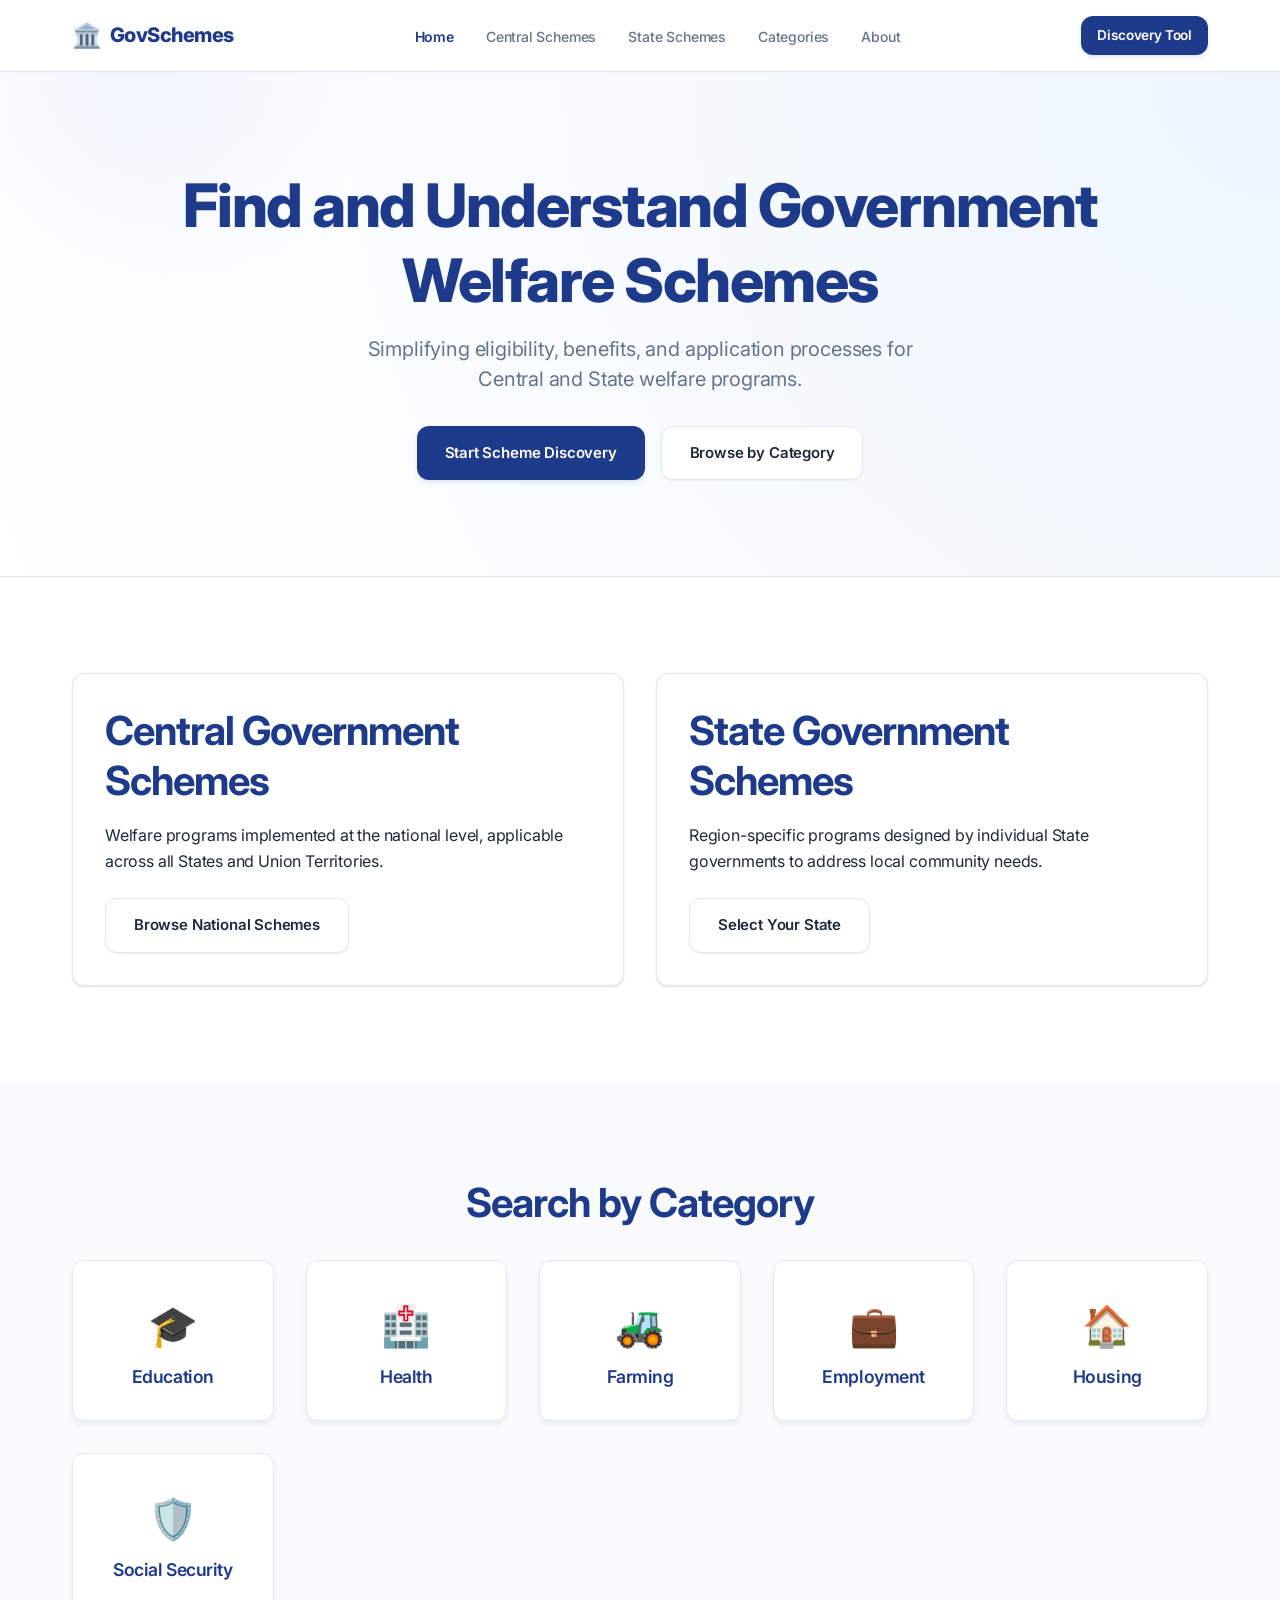
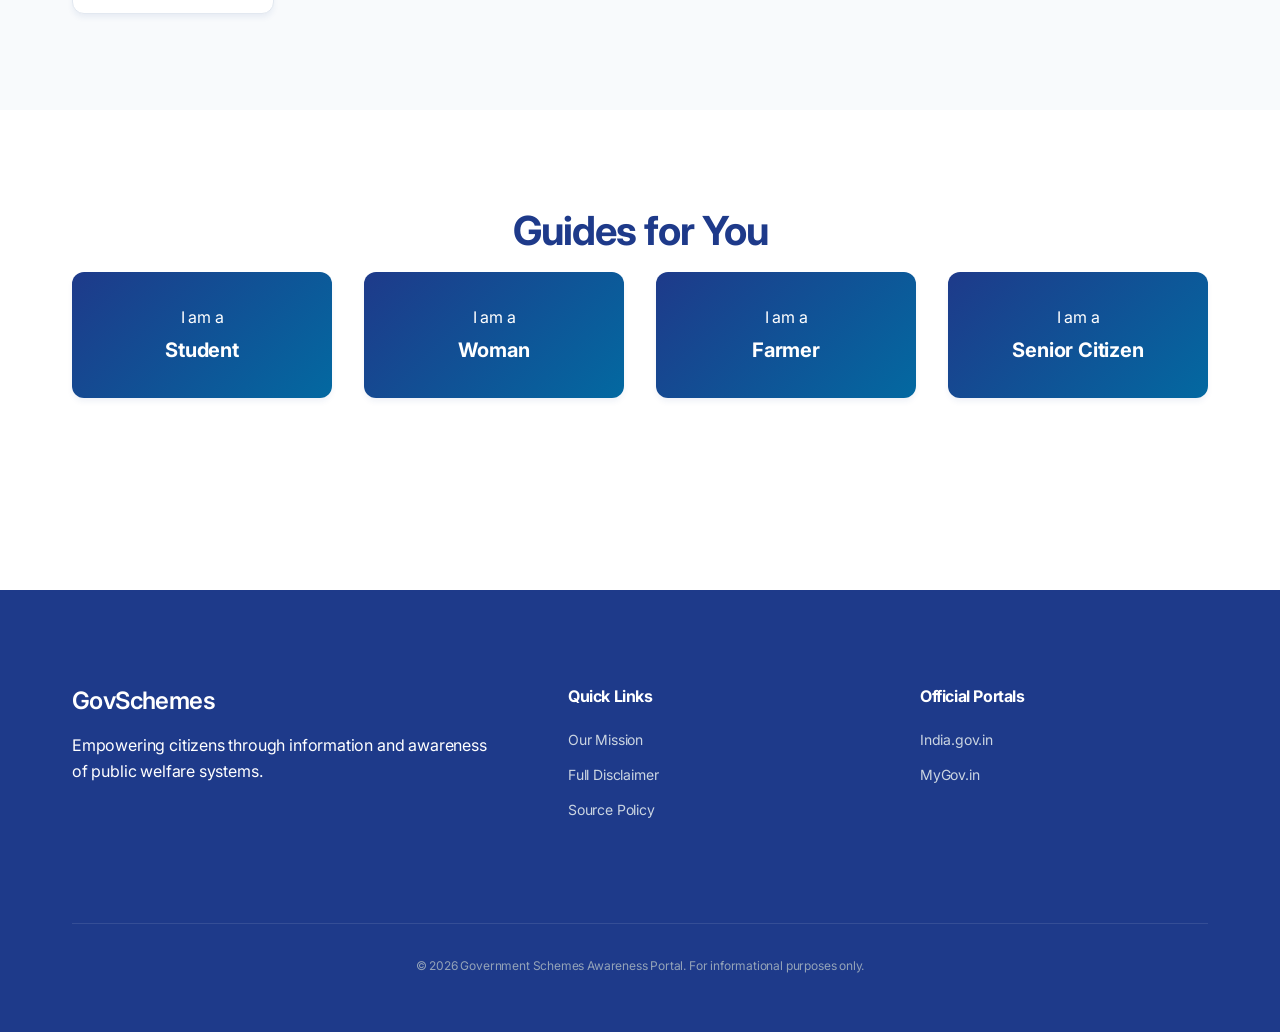
<file: index.html>
<!DOCTYPE html>
<html lang="en">

<head>
    <meta charset="UTF-8">
    <meta name="viewport" content="width=device-width, initial-scale=1.0">
    <meta name="description"
        content="Official Awareness Portal for Central and State Government Welfare Schemes. Understand eligibility, benefits, and required documents.">
    <meta name="keywords"
        content="government schemes, welfare, india, central schemes, state schemes, scholarships, health insurance, farming subsidies">
    <title>GovSchemes | Your Guide to Government Welfare Schemes</title>

    <!-- Fonts -->
    <link rel="preconnect" href="https://fonts.googleapis.com">
    <link rel="preconnect" href="https://fonts.gstatic.com" crossorigin>
    <link href="https://fonts.googleapis.com/css2?family=Inter:wght@400;500;600;700;800&display=swap" rel="stylesheet">

    <!-- CSS -->
    <link rel="stylesheet" href="css/main.css">
</head>

<body>

    <!-- Skip to Content for Accessibility -->
    <a href="#main-content" class="sr-only">Skip to main content</a>

    <!-- Header & Navigation -->
    <header class="main-header">
        <div class="container">
            <nav class="nav-bar">
                <a href="index.html" class="logo">
                    <span class="logo-text">GovSchemes</span>
                </a>
                <ul class="nav-links">
                    <li><a href="index.html" class="active">Home</a></li>
                    <li><a href="central-schemes.html">Central Schemes</a></li>
                    <li><a href="state-schemes.html">State Schemes</a></li>
                    <li><a href="categories.html">Categories</a></li>
                    <li><a href="about.html">About</a></li>
                </ul>
                <div class="search-trigger">
                    <a href="discovery.html" class="btn btn-primary btn-sm">Discovery Tool</a>
                </div>
            </nav>
        </div>
    </header>

    <main id="main-content">
        <!-- Hero Section -->
        <section class="hero-section text-center">
            <div class="container">
                <h1>Find and Understand Government Welfare Schemes</h1>
                <p class="hero-subtext">Simplifying eligibility, benefits, and application processes for Central and
                    State welfare programs.</p>
                <div class="hero-actions">
                    <a href="discovery.html" class="btn btn-primary">Start Scheme Discovery</a>
                    <a href="categories.html" class="btn btn-outline">Browse by Category</a>
                </div>
            </div>
        </section>

        <!-- Central vs State Section -->
        <section class="section">
            <div class="container">
                <div class="split-grid">
                    <div class="card">
                        <h2>Central Government Schemes</h2>
                        <p>Welfare programs implemented at the national level, applicable across all States and Union
                            Territories.</p>
                        <a href="central-schemes.html" class="btn btn-outline">Browse National Schemes</a>
                    </div>
                    <div class="card">
                        <h2>State Government Schemes</h2>
                        <p>Region-specific programs designed by individual State governments to address local community
                            needs.</p>
                        <a href="state-schemes.html" class="btn btn-outline">Select Your State</a>
                    </div>
                </div>
            </div>
        </section>

        <!-- Categories Section -->
        <section class="section bg-alt">
            <div class="container">
                <h2 class="text-center">Search by Category</h2>
                <div class="category-grid">
                    <a href="categories.html#education" class="category-item">
                        <span class="icon">🎓</span>
                        <h3>Education</h3>
                    </a>
                    <a href="categories.html#health" class="category-item">
                        <span class="icon">🏥</span>
                        <h3>Health</h3>
                    </a>
                    <a href="categories.html#farming" class="category-item">
                        <span class="icon">🚜</span>
                        <h3>Farming</h3>
                    </a>
                    <a href="categories.html#employment" class="category-item">
                        <span class="icon">💼</span>
                        <h3>Employment</h3>
                    </a>
                    <a href="categories.html#housing" class="category-item">
                        <span class="icon">🏠</span>
                        <h3>Housing</h3>
                    </a>
                    <a href="categories.html#social" class="category-item">
                        <span class="icon">🛡️</span>
                        <h3>Social Security</h3>
                    </a>
                </div>
            </div>
        </section>

        <!-- Target Groups Section -->
        <section class="section">
            <div class="container">
                <h2 class="text-center">Guides for You</h2>
                <div class="target-grid">
                    <a href="target.html#students" class="target-card">I am a <strong>Student</strong></a>
                    <a href="target.html#women" class="target-card">I am a <strong>Woman</strong></a>
                    <a href="target.html#farmers" class="target-card">I am a <strong>Farmer</strong></a>
                    <a href="target.html#seniors" class="target-card">I am a <strong>Senior Citizen</strong></a>
                </div>
            </div>
        </section>

    </main>

    <!-- Footer -->
    <footer class="main-footer">
        <div class="container">
            <div class="footer-grid">
                <div class="footer-info">
                    <h3>GovSchemes</h3>
                    <p>Empowering citizens through information and awareness of public welfare systems.</p>
                </div>
                <div class="footer-links">
                    <h4>Quick Links</h4>
                    <ul>
                        <li><a href="about.html">Our Mission</a></li>
                        <li><a href="about.html#disclaimer">Full Disclaimer</a></li>
                        <li><a href="about.html#source-policy">Source Policy</a></li>
                    </ul>
                </div>
                <div class="footer-external">
                    <h4>Official Portals</h4>
                    <ul>
                        <li><a href="https://india.gov.in" target="_blank" rel="noopener">India.gov.in</a></li>
                        <li><a href="https://mycount.gov.in" target="_blank" rel="noopener">MyGov.in</a></li>
                    </ul>
                </div>
            </div>
            <div class="footer-bottom text-center">
                <p>&copy; 2026 Government Schemes Awareness Portal. For informational purposes only.</p>
            </div>
        </div>
    </footer>

</body>

</html>
</file>
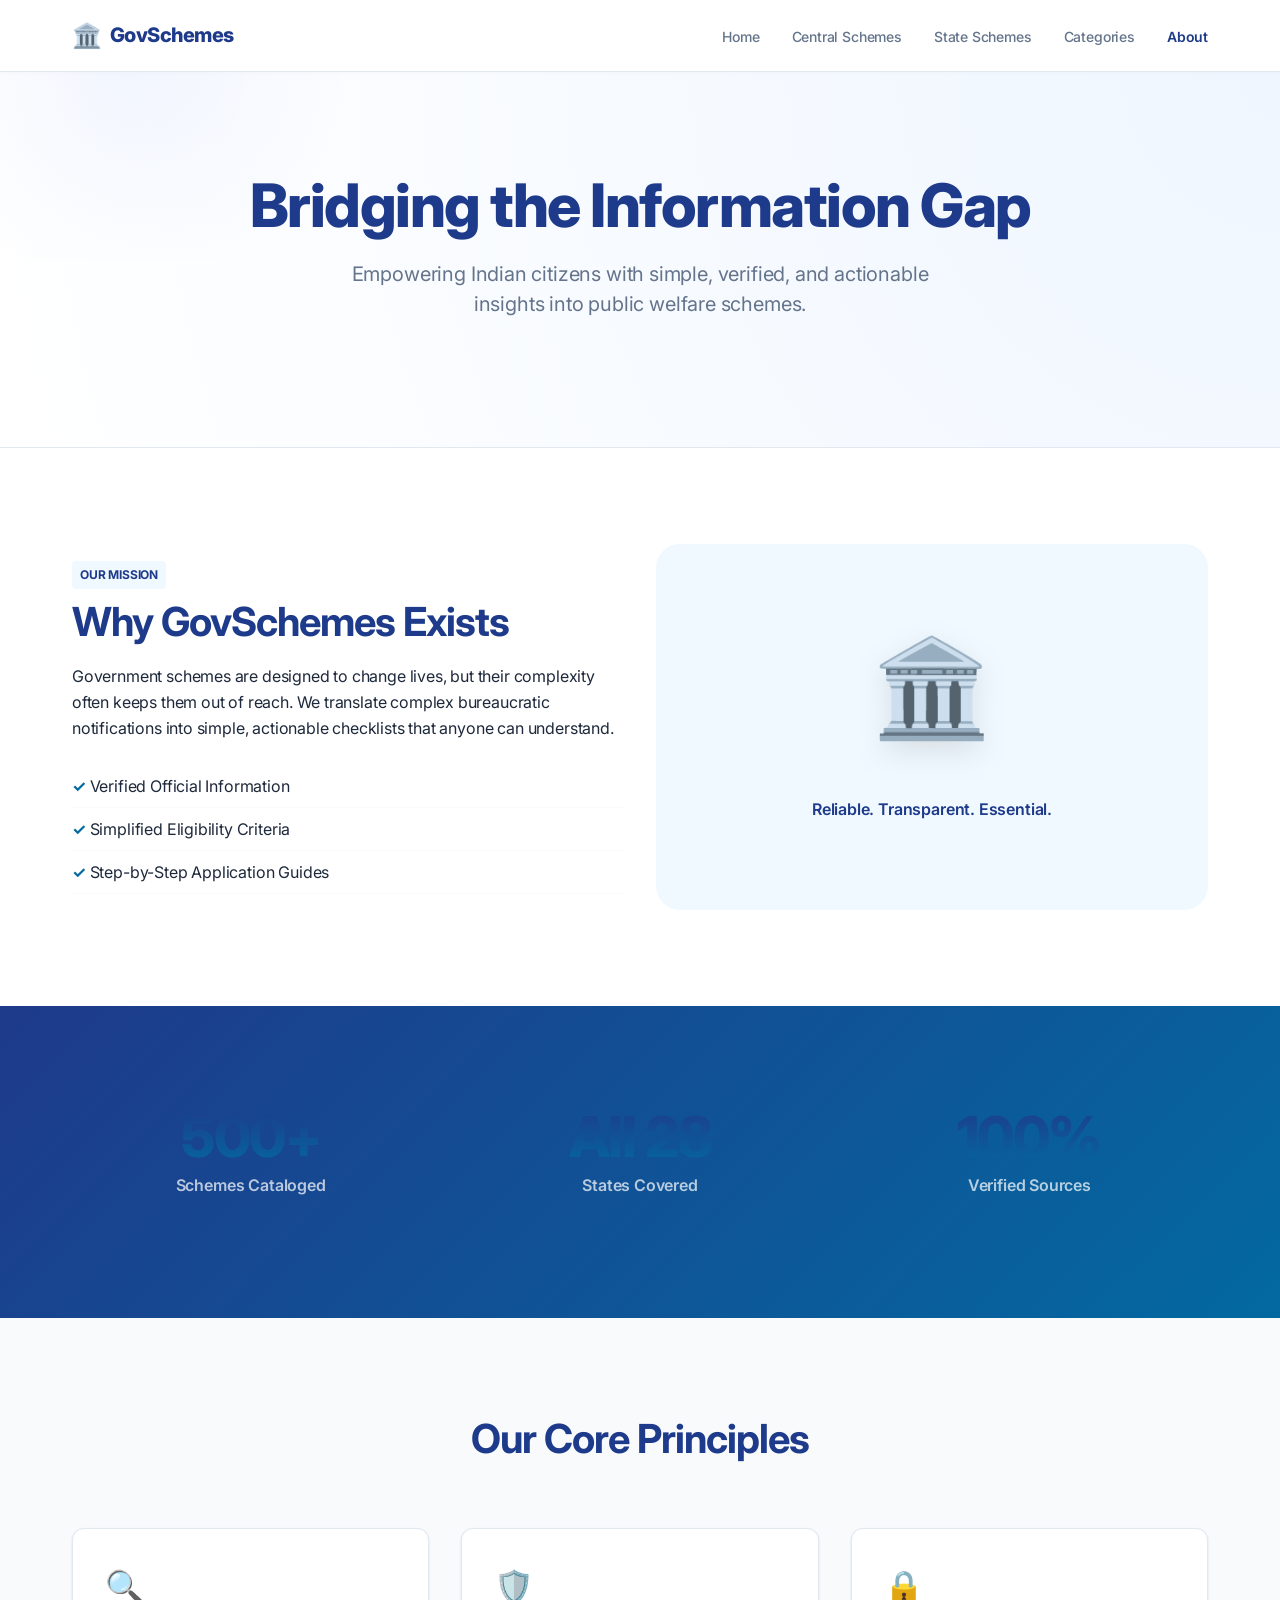
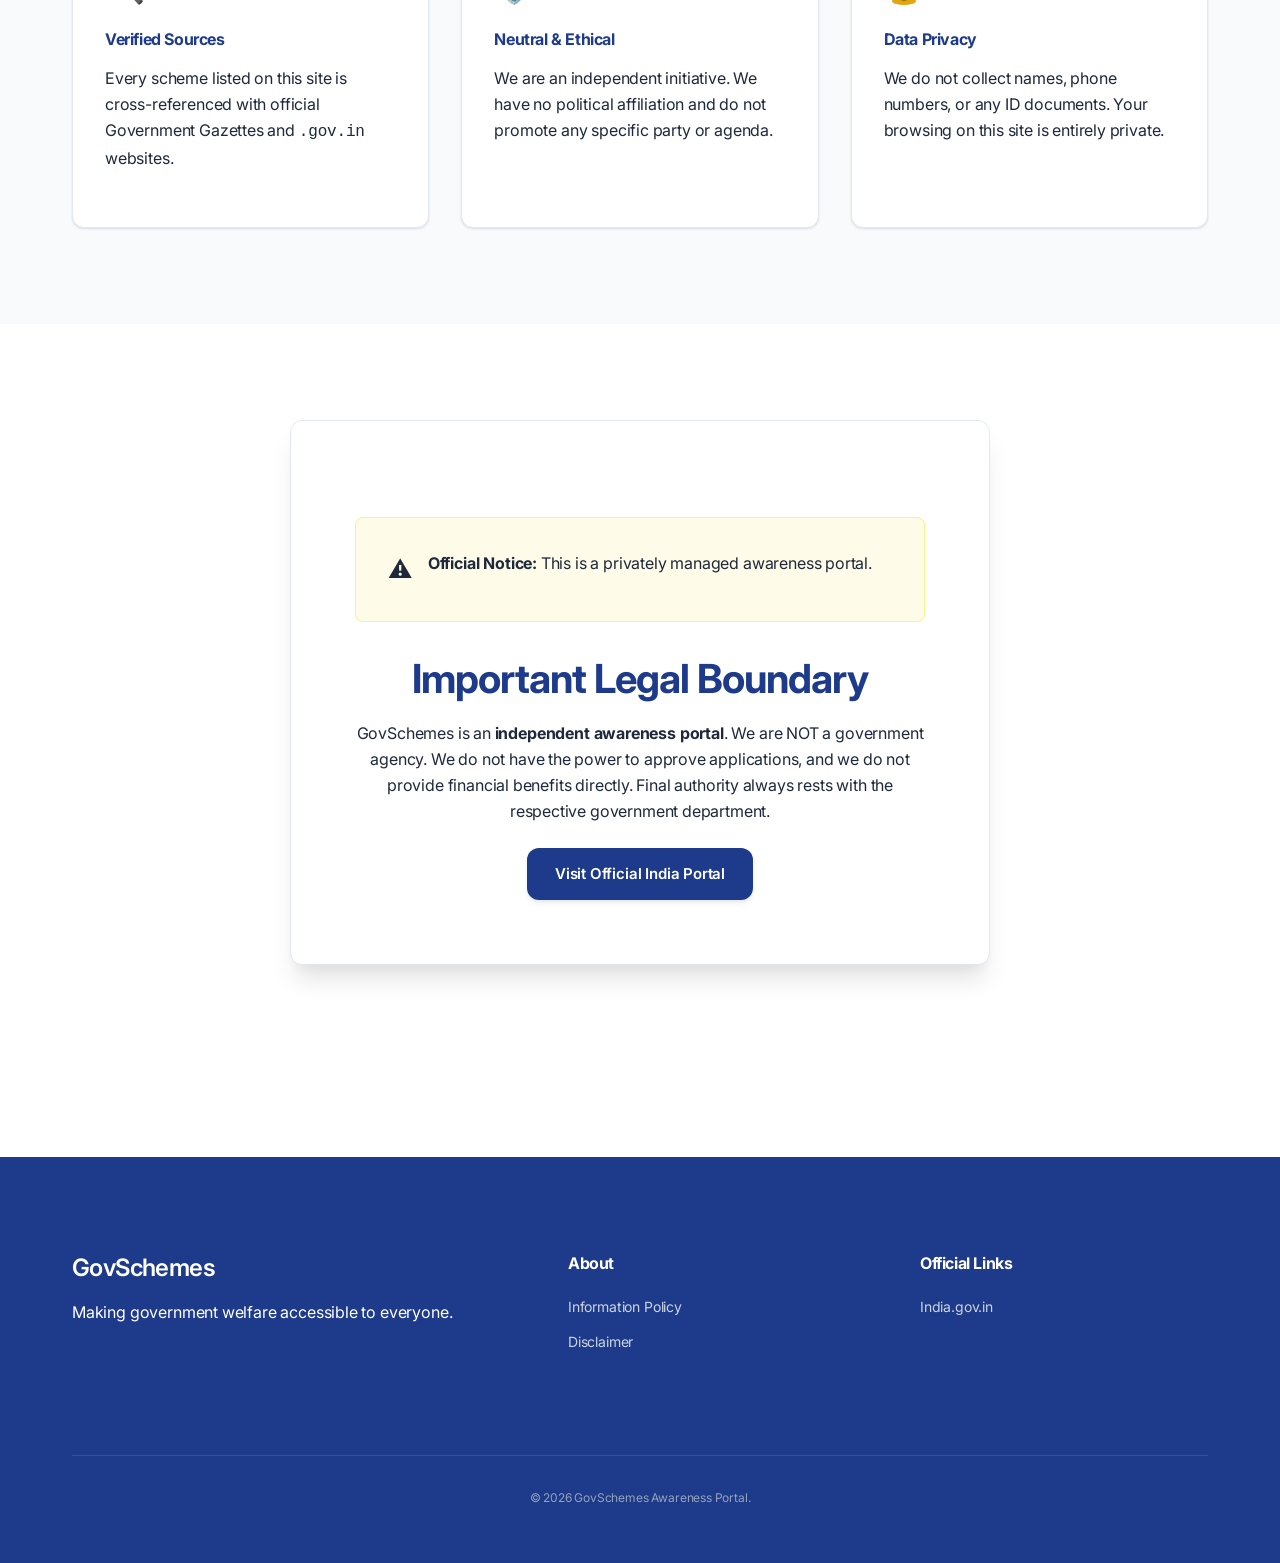
<file: about.html>
<!DOCTYPE html>
<html lang="en">

<head>
    <meta charset="UTF-8">
    <meta name="viewport" content="width=device-width, initial-scale=1.0">
    <meta name="description"
        content="Learn about the GovSchemes mission to empower citizens through transparent information on public welfare programs.">
    <title>About Us | GovSchemes Portal</title>
    <link rel="preconnect" href="https://fonts.googleapis.com">
    <link rel="preconnect" href="https://fonts.gstatic.com" crossorigin>
    <link href="https://fonts.googleapis.com/css2?family=Inter:wght@400;500;600;700;800&display=swap" rel="stylesheet">
    <link rel="stylesheet" href="css/main.css">
</head>

<body>

    <header class="main-header">
        <div class="container">
            <nav class="nav-bar">
                <a href="index.html" class="logo">GovSchemes</a>
                <ul class="nav-links">
                    <li><a href="index.html">Home</a></li>
                    <li><a href="central-schemes.html">Central Schemes</a></li>
                    <li><a href="state-schemes.html">State Schemes</a></li>
                    <li><a href="categories.html">Categories</a></li>
                    <li><a href="about.html" class="active">About</a></li>
                </ul>
            </nav>
        </div>
    </header>

    <main id="main-content">
        <section class="hero-section text-center">
            <div class="container">
                <h1>Bridging the Information Gap</h1>
                <p class="hero-subtext">Empowering Indian citizens with simple, verified, and actionable insights into
                    public welfare schemes.</p>
            </div>
        </section>

        <!-- Mission Section with Split Layout -->
        <section class="section">
            <div class="container">
                <div class="split-grid" style="align-items: center;">
                    <div class="mission-text">
                        <span class="category-tag">Our Mission</span>
                        <h2>Why GovSchemes Exists</h2>
                        <p>Government schemes are designed to change lives, but their complexity often keeps them out of
                            reach. We translate complex bureaucratic notifications into simple, actionable checklists
                            that anyone can understand.</p>
                        <ul class="checklist">
                            <li>Verified Official Information</li>
                            <li>Simplified Eligibility Criteria</li>
                            <li>Step-by-Step Application Guides</li>
                        </ul>
                    </div>
                    <div class="mission-visual"
                        style="background: var(--color-bg-tertiary); padding: var(--spacing-lg); border-radius: 24px; text-align: center;">
                        <!-- Custom Illustration Placeholder -->
                        <div style="font-size: 6rem; filter: drop-shadow(0 10px 15px rgba(0,0,0,0.1));">🏛️</div>
                        <p style="margin-top: 2rem; font-weight: 600; color: var(--color-primary);">Reliable.
                            Transparent. Essential.</p>
                    </div>
                </div>
            </div>
        </section>

        <!-- Impact Section -->
        <section class="section bg-premium">
            <div class="container">
                <div class="impact-grid">
                    <div class="impact-item">
                        <h2>
                            500+</h2>
                        <p style="color: rgba(255,255,255,0.7);">Schemes Cataloged</p>
                    </div>
                    <div class="impact-item">
                        <h2>
                            All 28</h2>
                        <p style="color: rgba(255,255,255,0.7);">States Covered</p>
                    </div>
                    <div class="impact-item">
                        <h2>
                            100%</h2>
                        <p style="color: rgba(255,255,255,0.7);">Verified Sources</p>
                    </div>
                </div>
            </div>
        </section>

        <section class="section bg-alt" id="source-policy">
            <div class="container">
                <h2 class="text-center">Our Core Principles</h2>
                <div class="info-grid" style="margin-top: var(--spacing-lg);">
                    <div class="card">
                        <span class="icon" style="font-size: 2rem; display: block; margin-bottom: 1rem;">🔍</span>
                        <h4>Verified Sources</h4>
                        <p>Every scheme listed on this site is cross-referenced with official Government Gazettes and
                            <code>.gov.in</code> websites.
                        </p>
                    </div>
                    <div class="card">
                        <span class="icon" style="font-size: 2rem; display: block; margin-bottom: 1rem;">🛡️</span>
                        <h4>Neutral & Ethical</h4>
                        <p>We are an independent initiative. We have no political affiliation and do not promote any
                            specific party or agenda.</p>
                    </div>
                    <div class="card">
                        <span class="icon" style="font-size: 2rem; display: block; margin-bottom: 1rem;">🔒</span>
                        <h4>Data Privacy</h4>
                        <p>We do not collect names, phone numbers, or any ID documents. Your browsing on this site is
                            entirely private.</p>
                    </div>
                </div>
            </div>
        </section>

        <section class="section" id="disclaimer">
            <div class="container">
                <div class="disclaimer-center-box text-center">
                    <div class="alert-notice">
                        <span class="icon">⚠️</span>
                        <div style="text-align: left;">
                            <strong>Official Notice:</strong> This is a privately managed awareness portal.
                        </div>
                    </div>
                    <h2>Important Legal Boundary</h2>
                    <p>GovSchemes is an <strong>independent awareness portal</strong>. We are NOT a government agency.
                        We do not have the power to approve applications, and we do not provide financial benefits
                        directly. Final authority always rests with the respective government department.</p>
                    <a href="https://india.gov.in" target="_blank" rel="noopener" class="btn btn-primary">Visit Official
                        India Portal</a>
                </div>
            </div>
        </section>
    </main>

    <footer class="main-footer">
        <div class="container">
            <div class="footer-grid">
                <div class="footer-info">
                    <h3>GovSchemes</h3>
                    <p>Making government welfare accessible to everyone.</p>
                </div>
                <div class="footer-links">
                    <h4>About</h4>
                    <ul>
                        <li><a href="about.html#source-policy">Information Policy</a></li>
                        <li><a href="about.html#disclaimer">Disclaimer</a></li>
                    </ul>
                </div>
                <div class="footer-external">
                    <h4>Official Links</h4>
                    <ul>
                        <li><a href="https://india.gov.in">India.gov.in</a></li>
                    </ul>
                </div>
            </div>
            <div class="footer-bottom text-center">
                <p>&copy; 2026 GovSchemes Awareness Portal.</p>
            </div>
        </div>
    </footer>

</body>

</html>
</file>
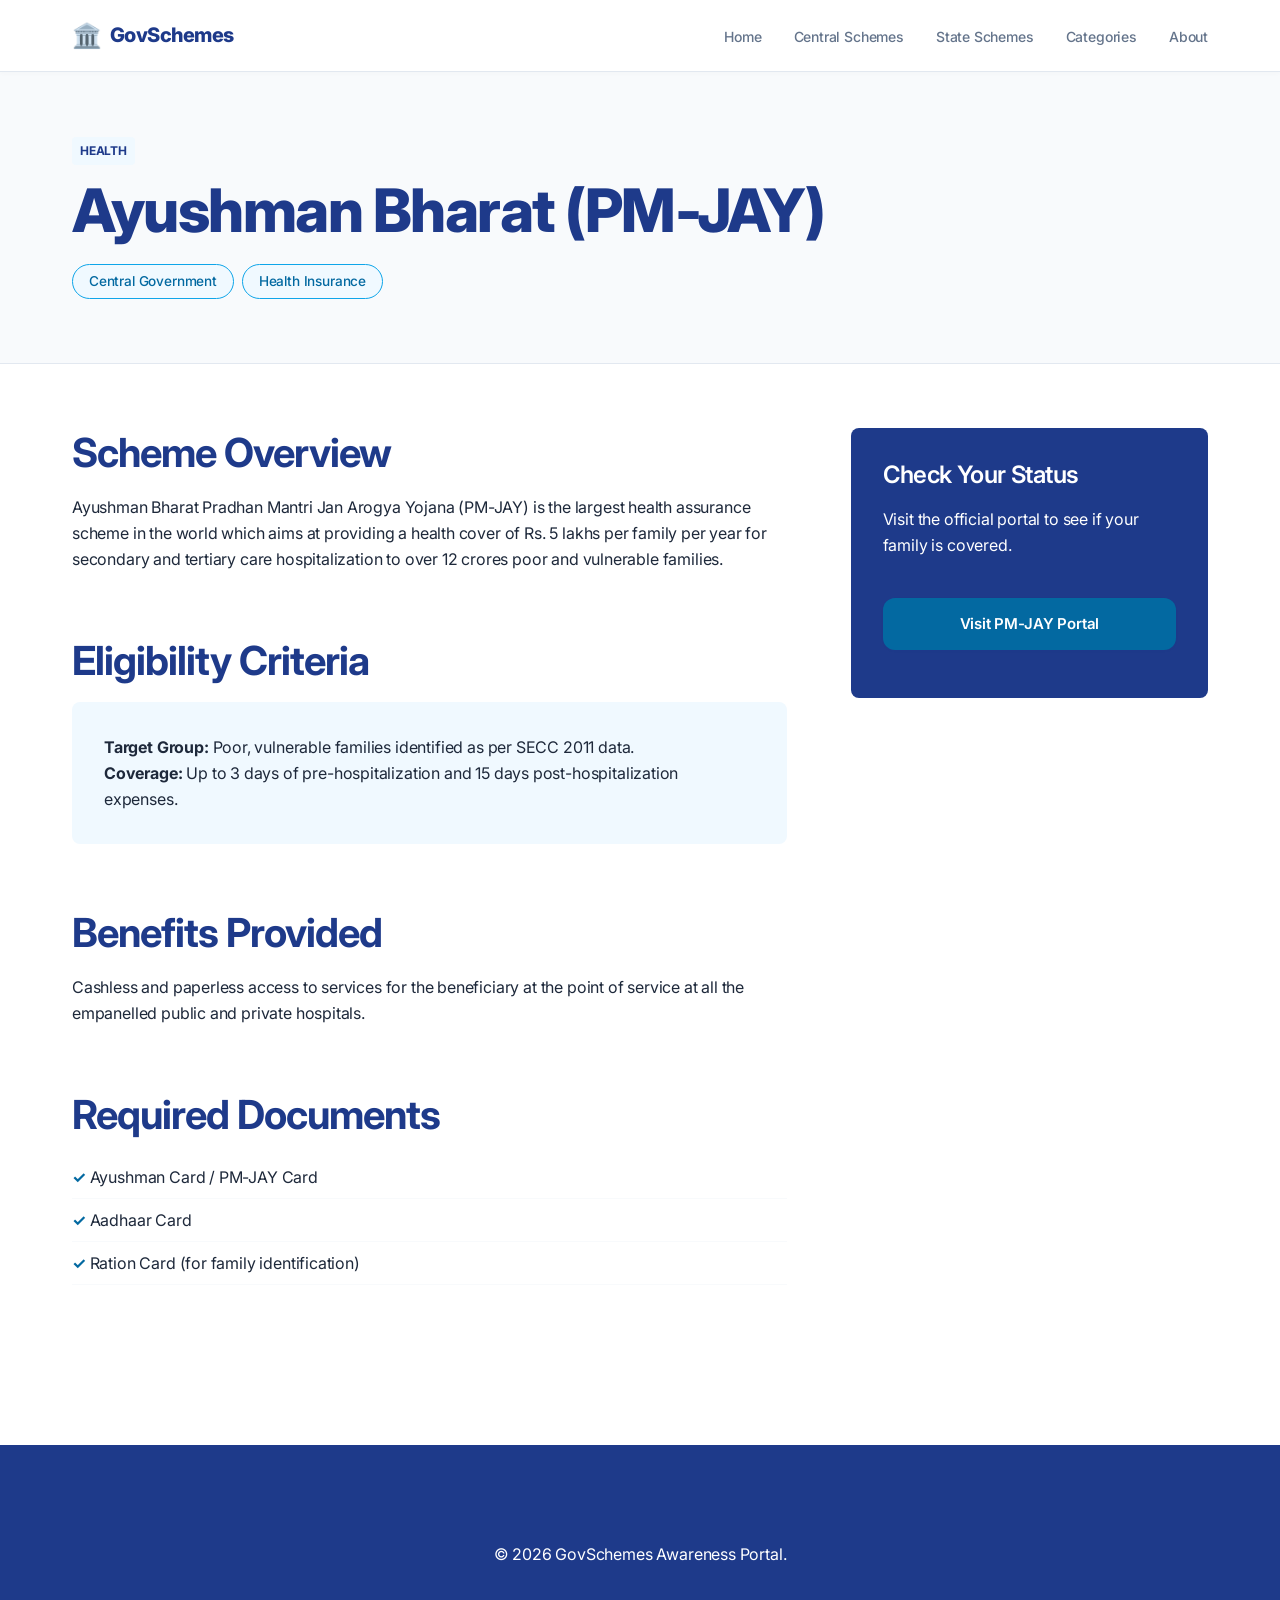
<file: ayushman-detail.html>
<!DOCTYPE html>
<html lang="en">

<head>
    <meta charset="UTF-8">
    <meta name="viewport" content="width=device-width, initial-scale=1.0">
    <title>Ayushman Bharat PM-JAY | GovSchemes Details</title>
    <link rel="preconnect" href="https://fonts.googleapis.com">
    <link rel="preconnect" href="https://fonts.gstatic.com" crossorigin>
    <link href="https://fonts.googleapis.com/css2?family=Inter:wght@400;600;700;800&display=swap" rel="stylesheet">
    <link rel="stylesheet" href="css/main.css">
</head>

<body>

    <header class="main-header">
        <div class="container">
            <nav class="nav-bar">
                <a href="index.html" class="logo">GovSchemes</a>
                <ul class="nav-links">
                    <li><a href="index.html">Home</a></li>
                    <li><a href="central-schemes.html">Central Schemes</a></li>
                    <li><a href="state-schemes.html">State Schemes</a></li>
                    <li><a href="categories.html">Categories</a></li>
                    <li><a href="about.html">About</a></li>
                </ul>
            </nav>
        </div>
    </header>

    <main id="main-content">
        <article class="scheme-detail-page">
            <header class="detail-header bg-alt">
                <div class="container">
                    <span class="category-tag">Health</span>
                    <h1>Ayushman Bharat (PM-JAY)</h1>
                    <div class="meta-tags">
                        <span class="tag">Central Government</span>
                        <span class="tag">Health Insurance</span>
                    </div>
                </div>
            </header>

            <div class="container">
                <div class="detail-layout">
                    <div class="detail-content">
                        <section class="detail-section">
                            <h2>Scheme Overview</h2>
                            <p>Ayushman Bharat Pradhan Mantri Jan Arogya Yojana (PM-JAY) is the largest health assurance
                                scheme in the world which aims at providing a health cover of Rs. 5 lakhs per family per
                                year for secondary and tertiary care hospitalization to over 12 crores poor and
                                vulnerable families.</p>
                        </section>

                        <section class="detail-section">
                            <h2>Eligibility Criteria</h2>
                            <div class="eligibility-box">
                                <ul>
                                    <li><strong>Target Group:</strong> Poor, vulnerable families identified as per SECC
                                        2011 data.</li>
                                    <li><strong>Coverage:</strong> Up to 3 days of pre-hospitalization and 15 days
                                        post-hospitalization expenses.</li>
                                </ul>
                            </div>
                        </section>

                        <section class="detail-section">
                            <h2>Benefits Provided</h2>
                            <p>Cashless and paperless access to services for the beneficiary at the point of service at
                                all the empanelled public and private hospitals.</p>
                        </section>

                        <section class="detail-section">
                            <h2>Required Documents</h2>
                            <ul class="checklist">
                                <li>Ayushman Card / PM-JAY Card</li>
                                <li>Aadhaar Card</li>
                                <li>Ration Card (for family identification)</li>
                            </ul>
                        </section>
                    </div>

                    <aside class="detail-sidebar">
                        <div class="action-card">
                            <h3>Check Your Status</h3>
                            <p>Visit the official portal to see if your family is covered.</p>
                            <a href="https://pmjay.gov.in" target="_blank" class="btn btn-secondary btn-full">Visit
                                PM-JAY Portal</a>
                        </div>
                    </aside>
                </div>
            </div>
        </article>
    </main>

    <footer class="main-footer">
        <div class="container text-center">
            <p>&copy; 2026 GovSchemes Awareness Portal.</p>
        </div>
    </footer>

</body>

</html>
</file>
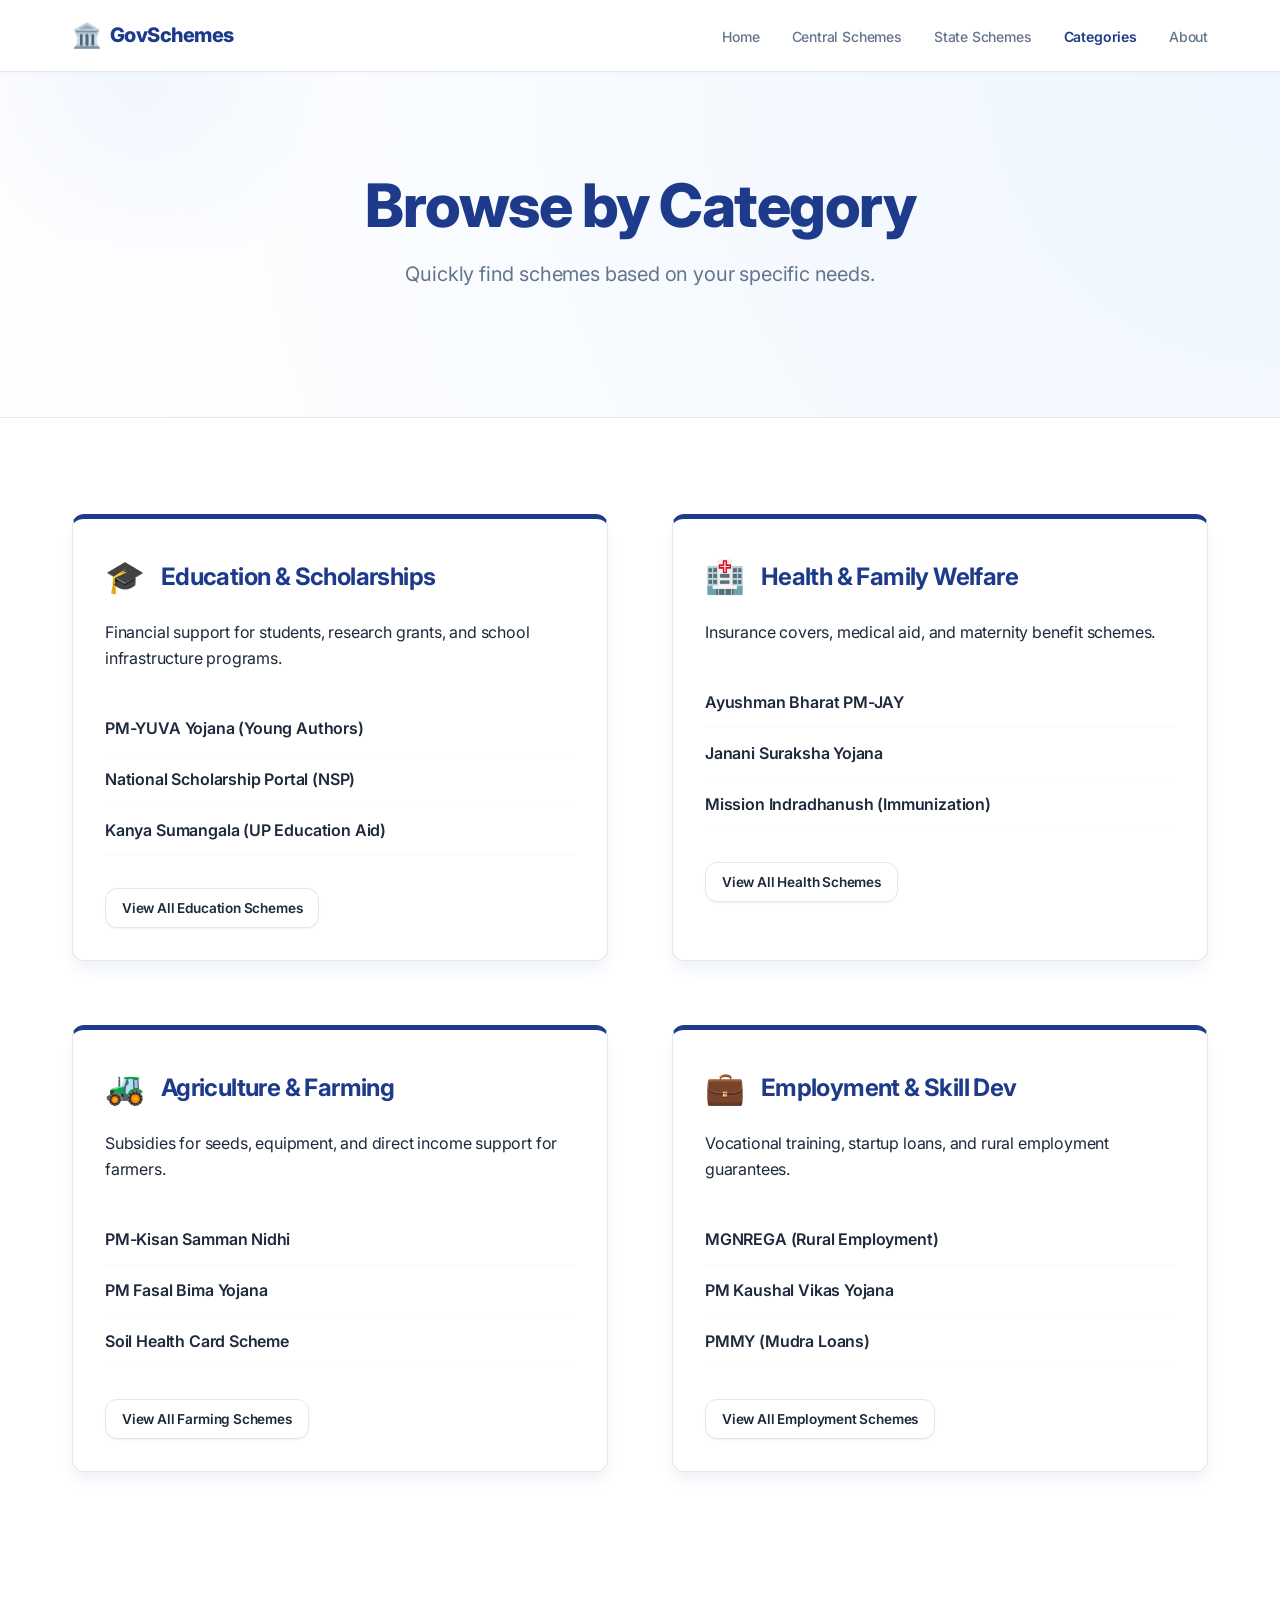
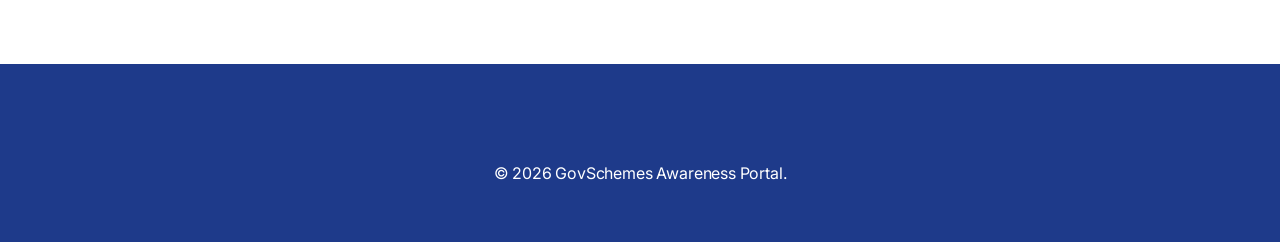
<file: categories.html>
<!DOCTYPE html>
<html lang="en">

<head>
    <meta charset="UTF-8">
    <meta name="viewport" content="width=device-width, initial-scale=1.0">
    <meta name="description"
        content="Browse government welfare schemes by category. Find scholarships, healthcare, farming, and employment programs.">
    <title>Scheme Categories | GovSchemes Portal</title>
    <link rel="preconnect" href="https://fonts.googleapis.com">
    <link rel="preconnect" href="https://fonts.gstatic.com" crossorigin>
    <link href="https://fonts.googleapis.com/css2?family=Inter:wght@400;500;600;700;800&display=swap" rel="stylesheet">
    <link rel="stylesheet" href="css/main.css">
</head>

<body>

    <header class="main-header">
        <div class="container">
            <nav class="nav-bar">
                <a href="index.html" class="logo">GovSchemes</a>
                <ul class="nav-links">
                    <li><a href="index.html">Home</a></li>
                    <li><a href="central-schemes.html">Central Schemes</a></li>
                    <li><a href="state-schemes.html">State Schemes</a></li>
                    <li><a href="categories.html" class="active">Categories</a></li>
                    <li><a href="about.html">About</a></li>
                </ul>
            </nav>
        </div>
    </header>

    <main id="main-content">
        <section class="hero-section">
            <div class="container text-center">
                <h1>Browse by Category</h1>
                <p class="hero-subtext">Quickly find schemes based on your specific needs.</p>
            </div>
        </section>

        <section class="section">
            <div class="container">
                <div class="category-grid-large">
                    <!-- Education -->
                    <div class="category-block" id="education">
                        <div class="block-header">
                            <span class="icon">🎓</span>
                            <h2>Education & Scholarships</h2>
                        </div>
                        <p>Financial support for students, research grants, and school infrastructure programs.</p>
                        <ul class="scheme-mini-list">
                            <li><a href="pm-yuva-detail.html">PM-YUVA Yojana (Young Authors)</a></li>
                            <li><a href="scholarship-detail.html">National Scholarship Portal (NSP)</a></li>
                            <li><a href="kanya-sumangala-detail.html">Kanya Sumangala (UP Education Aid)</a></li>
                        </ul>
                        <a href="category-detail.html?cat=education" class="btn btn-outline btn-sm">View All Education
                            Schemes</a>
                    </div>

                    <!-- Health -->
                    <div class="category-block" id="health">
                        <div class="block-header">
                            <span class="icon">🏥</span>
                            <h2>Health & Family Welfare</h2>
                        </div>
                        <p>Insurance covers, medical aid, and maternity benefit schemes.</p>
                        <ul class="scheme-mini-list">
                            <li><a href="ayushman-detail.html">Ayushman Bharat PM-JAY</a></li>
                            <li><a href="janani-detail.html">Janani Suraksha Yojana</a></li>
                            <li><a href="mission-indradhanush-detail.html">Mission Indradhanush (Immunization)</a></li>
                        </ul>
                        <a href="category-detail.html?cat=health" class="btn btn-outline btn-sm">View All Health
                            Schemes</a>
                    </div>

                    <!-- Agriculture -->
                    <div class="category-block" id="farming">
                        <div class="block-header">
                            <span class="icon">🚜</span>
                            <h2>Agriculture & Farming</h2>
                        </div>
                        <p>Subsidies for seeds, equipment, and direct income support for farmers.</p>
                        <ul class="scheme-mini-list">
                            <li><a href="pm-kisan-detail.html">PM-Kisan Samman Nidhi</a></li>
                            <li><a href="crop-insurance-detail.html">PM Fasal Bima Yojana</a></li>
                            <li><a href="soil-health-detail.html">Soil Health Card Scheme</a></li>
                        </ul>
                        <a href="category-detail.html?cat=agriculture" class="btn btn-outline btn-sm">View All Farming
                            Schemes</a>
                    </div>

                    <!-- Employment -->
                    <div class="category-block" id="employment">
                        <div class="block-header">
                            <span class="icon">💼</span>
                            <h2>Employment & Skill Dev</h2>
                        </div>
                        <p>Vocational training, startup loans, and rural employment guarantees.</p>
                        <ul class="scheme-mini-list">
                            <li><a href="mgnrega-detail.html">MGNREGA (Rural Employment)</a></li>
                            <li><a href="skill-india-detail.html">PM Kaushal Vikas Yojana</a></li>
                            <li><a href="mudra-detail.html">PMMY (Mudra Loans)</a></li>
                        </ul>
                        <a href="category-detail.html?cat=employment" class="btn btn-outline btn-sm">View All Employment
                            Schemes</a>
                    </div>
                </div>
            </div>
        </section>
    </main>

    <footer class="main-footer">
        <div class="container text-center">
            <p>&copy; 2026 GovSchemes Awareness Portal.</p>
        </div>
    </footer>

</body>

</html>
</file>
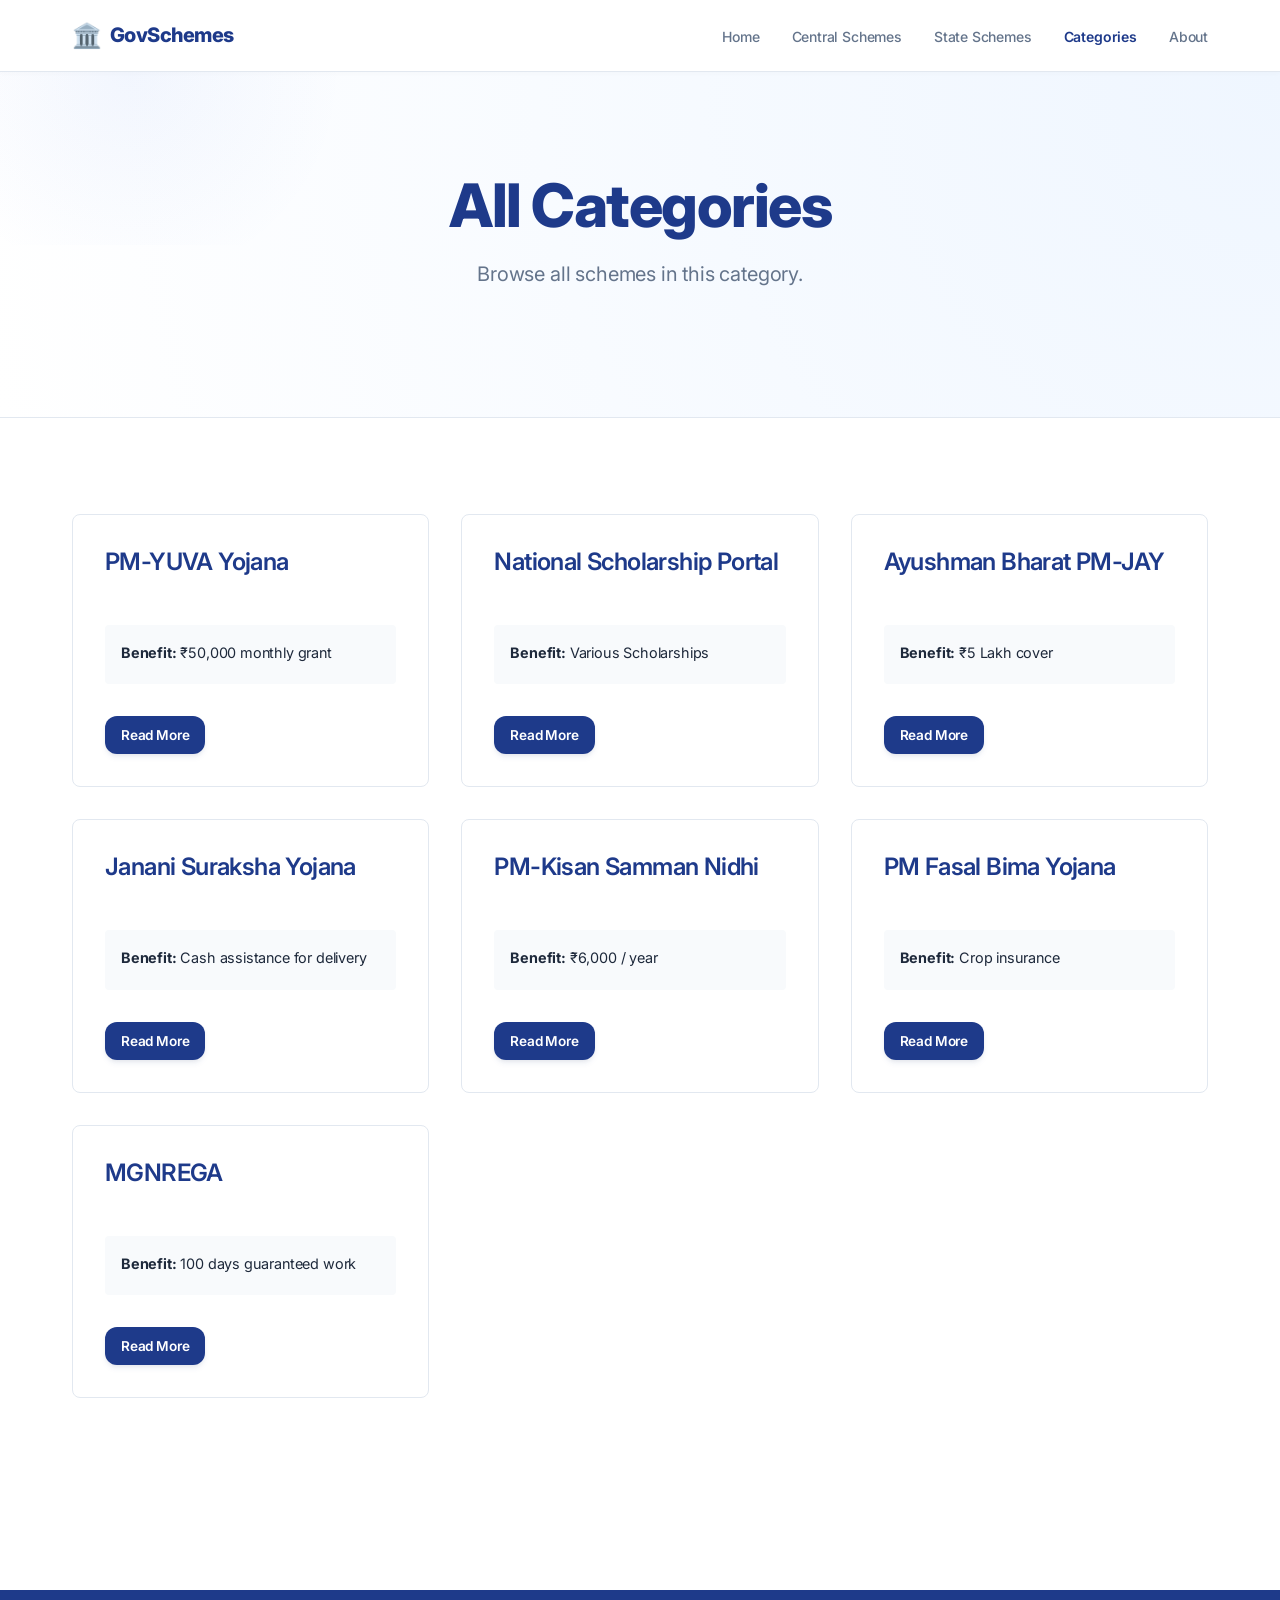
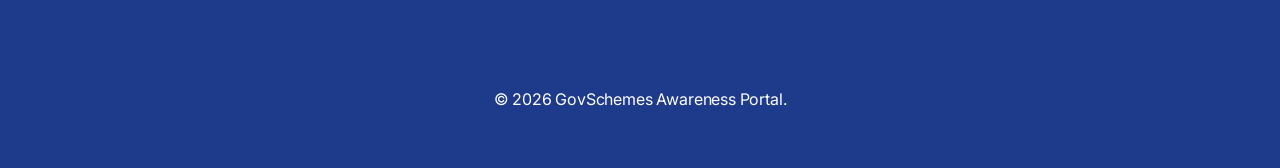
<file: category-detail.html>
<!DOCTYPE html>
<html lang="en">

<head>
    <meta charset="UTF-8">
    <meta name="viewport" content="width=device-width, initial-scale=1.0">
    <title>Category Schemes | GovSchemes</title>
    <link rel="preconnect" href="https://fonts.googleapis.com">
    <link rel="preconnect" href="https://fonts.gstatic.com" crossorigin>
    <link href="https://fonts.googleapis.com/css2?family=Inter:wght@400;600;700;800&display=swap" rel="stylesheet">
    <link rel="stylesheet" href="css/main.css">
</head>

<body>

    <header class="main-header">
        <div class="container">
            <nav class="nav-bar">
                <a href="index.html" class="logo">GovSchemes</a>
                <ul class="nav-links">
                    <li><a href="index.html">Home</a></li>
                    <li><a href="central-schemes.html">Central Schemes</a></li>
                    <li><a href="state-schemes.html">State Schemes</a></li>
                    <li><a href="categories.html" class="active">Categories</a></li>
                    <li><a href="about.html">About</a></li>
                </ul>
            </nav>
        </div>
    </header>

    <main id="main-content">
        <section class="hero-section">
            <div class="container text-center">
                <h1 id="categoryTitle">Category Schemes</h1>
                <p class="hero-subtext" id="categoryDescription">Browse all schemes in this category.</p>
            </div>
        </section>

        <section class="section">
            <div class="container">
                <div class="schemes-grid" id="categorySchemesGrid">
                    <!-- Schemes will be injected here via JS -->
                </div>
            </div>
        </section>
    </main>

    <footer class="main-footer">
        <div class="container text-center">
            <p>&copy; 2026 GovSchemes Awareness Portal.</p>
        </div>
    </footer>

    <script src="js/category-detail.js"></script>
</body>

</html>
</file>
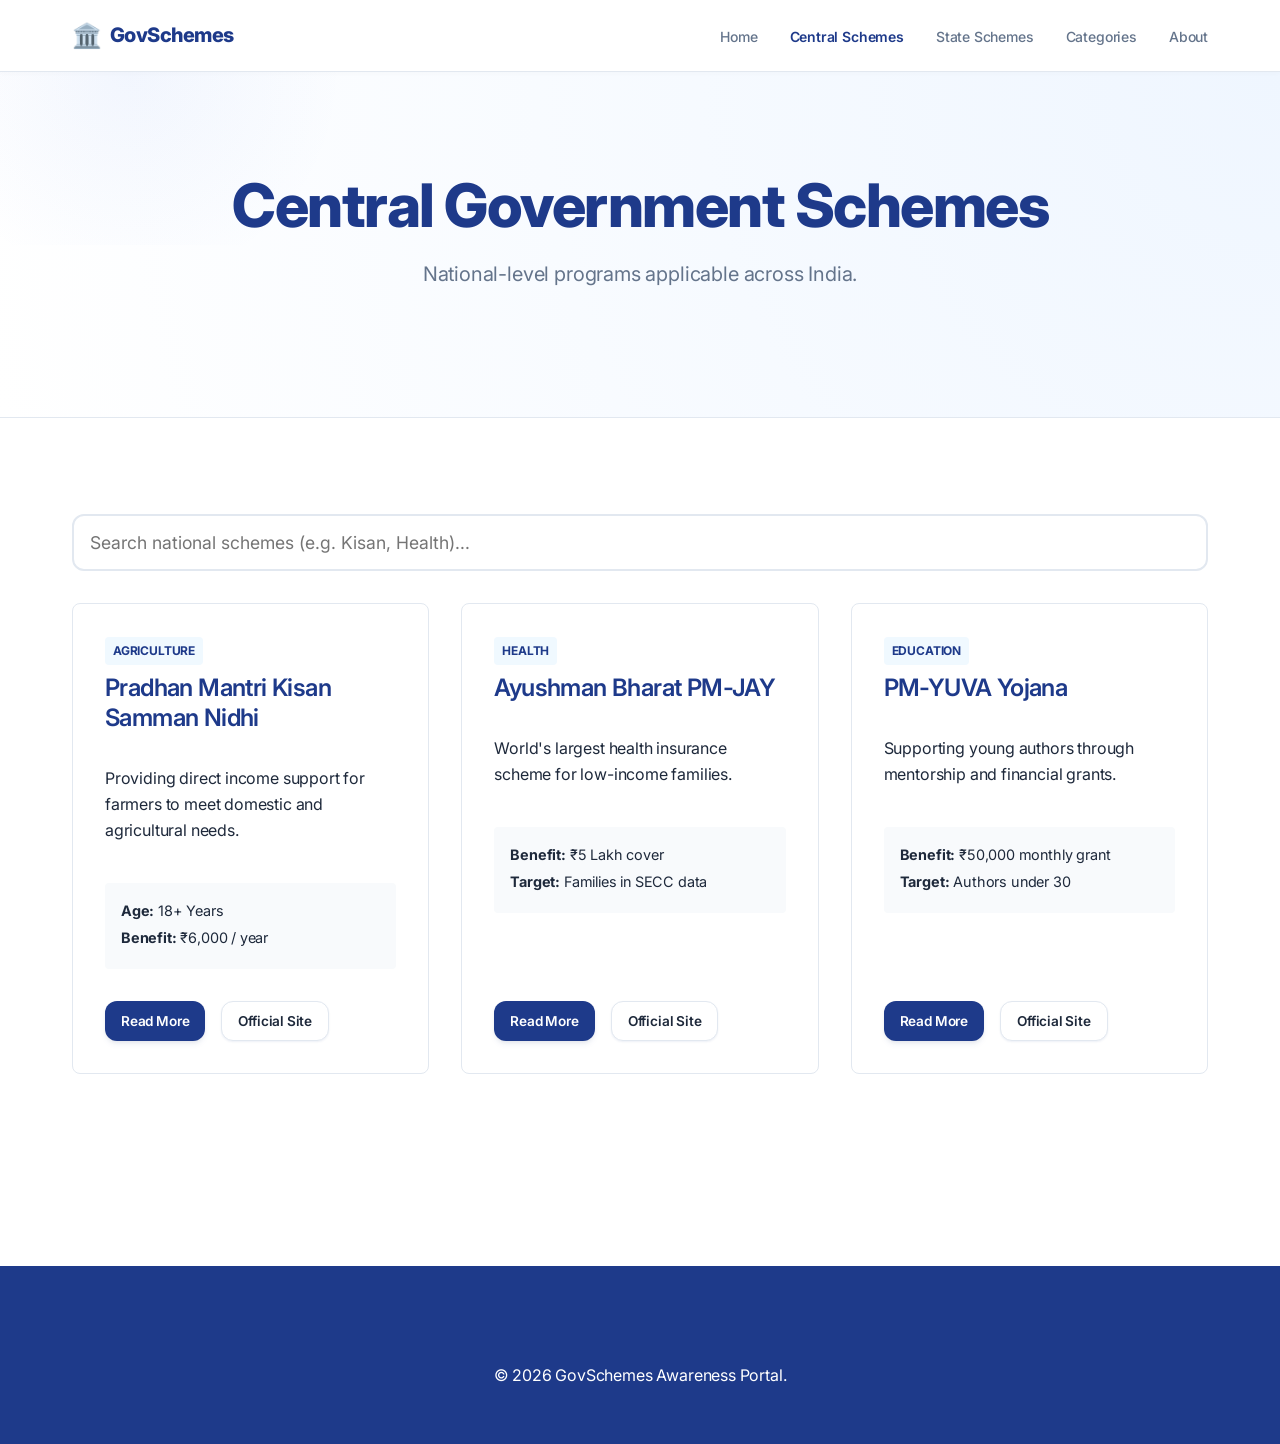
<file: central-schemes.html>
<!DOCTYPE html>
<html lang="en">

<head>
    <meta charset="UTF-8">
    <meta name="viewport" content="width=device-width, initial-scale=1.0">
    <meta name="description"
        content="Explore Central Government welfare schemes across India. Find information on agriculture, health, education and more.">
    <title>Central Government Schemes | GovSchemes Portal</title>
    <link rel="preconnect" href="https://fonts.googleapis.com">
    <link rel="preconnect" href="https://fonts.gstatic.com" crossorigin>
    <link href="https://fonts.googleapis.com/css2?family=Inter:wght@400;500;600;700;800&display=swap" rel="stylesheet">
    <link rel="stylesheet" href="css/main.css">
</head>

<body>

    <header class="main-header">
        <div class="container">
            <nav class="nav-bar">
                <a href="index.html" class="logo">GovSchemes</a>
                <ul class="nav-links">
                    <li><a href="index.html">Home</a></li>
                    <li><a href="central-schemes.html" class="active">Central Schemes</a></li>
                    <li><a href="state-schemes.html">State Schemes</a></li>
                    <li><a href="categories.html">Categories</a></li>
                    <li><a href="about.html">About</a></li>
                </ul>
            </nav>
        </div>
    </header>

    <main id="main-content">
        <section class="hero-section">
            <div class="container text-center">
                <h1>Central Government Schemes</h1>
                <p class="hero-subtext">National-level programs applicable across India.</p>
            </div>
        </section>

        <section class="section">
            <div class="container">
                <div class="filter-controls">
                    <!-- Basic Search for schemes -->
                    <input type="text" id="schemeSearch" placeholder="Search national schemes (e.g. Kisan, Health)..."
                        class="search-input">
                </div>

                <div class="schemes-grid" id="schemesContainer">
                    <!-- Placeholder content - in real app this might be many more -->
                    <article class="scheme-card">
                        <div class="card-header">
                            <span class="category-tag">Agriculture</span>
                            <h3>Pradhan Mantri Kisan Samman Nidhi</h3>
                        </div>
                        <p>Providing direct income support for farmers to meet domestic and agricultural needs.</p>
                        <ul class="quick-eligibility">
                            <li><strong>Age:</strong> 18+ Years</li>
                            <li><strong>Benefit:</strong> ₹6,000 / year</li>
                        </ul>
                        <div class="card-footer">
                            <a href="pm-kisan-detail.html" class="btn btn-primary btn-sm">Read More</a>
                            <a href="https://pmkisan.gov.in" target="_blank" class="btn btn-outline btn-sm">Official
                                Site</a>
                        </div>
                    </article>

                    <article class="scheme-card">
                        <div class="card-header">
                            <span class="category-tag">Health</span>
                            <h3>Ayushman Bharat PM-JAY</h3>
                        </div>
                        <p>World's largest health insurance scheme for low-income families.</p>
                        <ul class="quick-eligibility">
                            <li><strong>Benefit:</strong> ₹5 Lakh cover</li>
                            <li><strong>Target:</strong> Families in SECC data</li>
                        </ul>
                        <div class="card-footer">
                            <a href="ayushman-detail.html" class="btn btn-primary btn-sm">Read More</a>
                            <a href="https://pmjay.gov.in" target="_blank" class="btn btn-outline btn-sm">Official
                                Site</a>
                        </div>
                    </article>

                    <article class="scheme-card">
                        <div class="card-header">
                            <span class="category-tag">Education</span>
                            <h3>PM-YUVA Yojana</h3>
                        </div>
                        <p>Supporting young authors through mentorship and financial grants.</p>
                        <ul class="quick-eligibility">
                            <li><strong>Benefit:</strong> ₹50,000 monthly grant</li>
                            <li><strong>Target:</strong> Authors under 30</li>
                        </ul>
                        <div class="card-footer">
                            <a href="pm-yuva-detail.html" class="btn btn-primary btn-sm">Read More</a>
                            <a href="https://mycount.gov.in" target="_blank" class="btn btn-outline btn-sm">Official
                                Site</a>
                        </div>
                    </article>
                </div>
            </div>
        </section>
    </main>

    <footer class="main-footer">
        <div class="container text-center">
            <p>&copy; 2026 GovSchemes Awareness Portal.</p>
        </div>
    </footer>

</body>

</html>
</file>
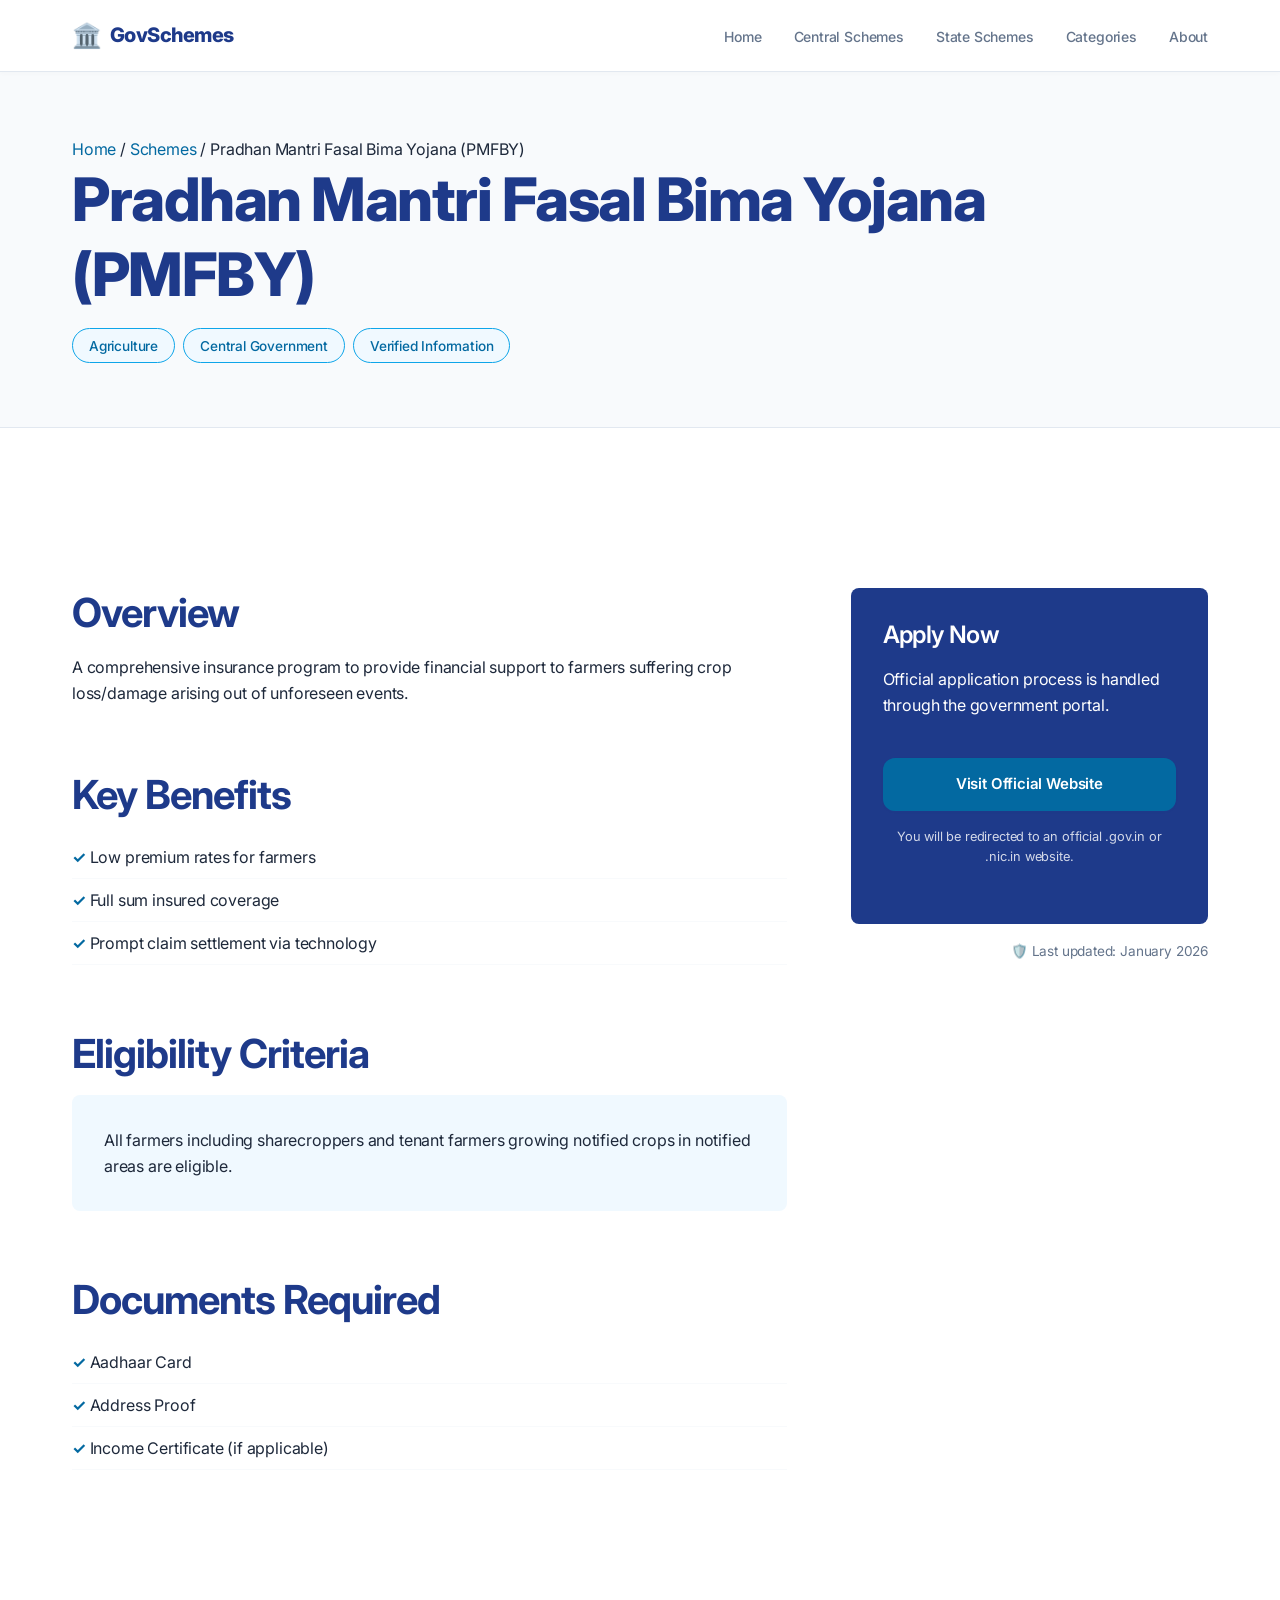
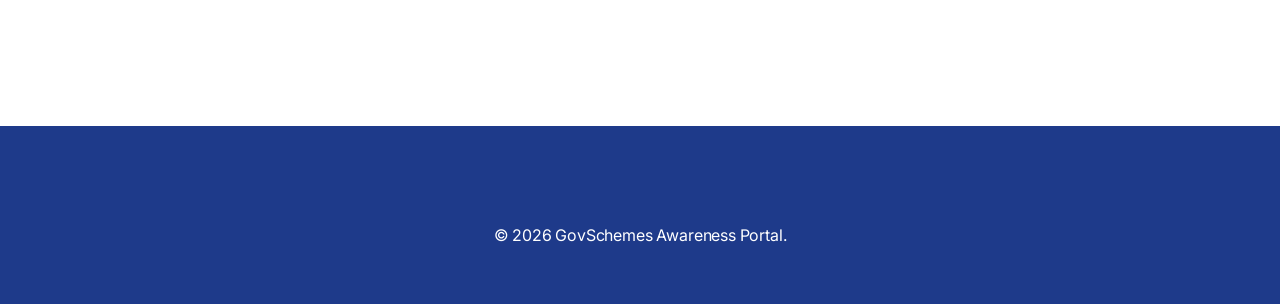
<file: crop-insurance-detail.html>
<!DOCTYPE html>
<html lang="en">

<head>
    <meta charset="UTF-8">
    <meta name="viewport" content="width=device-width, initial-scale=1.0">
    <title>Scheme Detail | GovSchemes</title>
    <link rel="preconnect" href="https://fonts.googleapis.com">
    <link rel="preconnect" href="https://fonts.gstatic.com" crossorigin>
    <link href="https://fonts.googleapis.com/css2?family=Inter:wght@400;600;700;800&display=swap" rel="stylesheet">
    <link rel="stylesheet" href="css/main.css">
</head>

<body>
    <header class="main-header">
        <div class="container">
            <nav class="nav-bar">
                <a href="index.html" class="logo">GovSchemes</a>
                <ul class="nav-links">
                    <li><a href="index.html">Home</a></li>
                    <li><a href="central-schemes.html">Central Schemes</a></li>
                    <li><a href="state-schemes.html">State Schemes</a></li>
                    <li><a href="categories.html">Categories</a></li>
                    <li><a href="about.html">About</a></li>
                </ul>
            </nav>
        </div>
    </header>

    <main id="main-content">
        <section class="detail-header bg-alt">
            <div class="container">
                <nav class="breadcrumb">
                    <a href="index.html">Home</a> / <a href="central-schemes.html">Schemes</a> / <span
                        id="schemeBreadcrumb">Detail</span>
                </nav>
                <h1 id="schemeName">Scheme Name</h1>
                <div class="meta-tags">
                    <span class="tag" id="schemeCategoryTag">Category</span>
                    <span class="tag">Central Government</span>
                    <span class="tag">Verified Information</span>
                </div>
            </div>
        </section>

        <section class="section">
            <div class="container">
                <div class="detail-layout">
                    <div class="detail-main">
                        <div class="detail-section">
                            <h2>Overview</h2>
                            <p id="schemeOverview">Loading scheme information...</p>
                        </div>

                        <div class="detail-section content-card">
                            <h2>Key Benefits</h2>
                            <ul class="checklist" id="schemeBenefits">
                                <!-- Dynamic -->
                            </ul>
                        </div>

                        <div class="detail-section">
                            <h2>Eligibility Criteria</h2>
                            <div class="eligibility-box" id="schemeEligibility">
                                <!-- Dynamic -->
                            </div>
                        </div>

                        <div class="detail-section">
                            <h2>Documents Required</h2>
                            <ul class="checklist" id="schemeDocuments">
                                <li>Aadhaar Card</li>
                                <li>Address Proof</li>
                                <li>Income Certificate (if applicable)</li>
                            </ul>
                        </div>
                    </div>

                    <aside class="detail-sidebar">
                        <div class="action-card">
                            <h3>Apply Now</h3>
                            <p>Official application process is handled through the government portal.</p>
                            <a href="#" target="_blank" class="btn btn-secondary btn-full" id="officialSiteBtn">Visit
                                Official Website</a>
                            <p class="source-hint">You will be redirected to an official .gov.in or .nic.in website.</p>
                        </div>

                        <div class="verification-badge">
                            <span class="icon">🛡️</span> Last updated: January 2026
                        </div>
                    </aside>
                </div>
            </div>
        </section>
    </main>

    <footer class="main-footer">
        <div class="container text-center">
            <p>&copy; 2026 GovSchemes Awareness Portal.</p>
        </div>
    </footer>

    <script>
        // In a real app, this would be fetched from a JSON file.
        // For this static prototype, we handle multiple "pages" with one physical file (or clone it).
        // Since I'm creating multiple files, I'll bake the data into each for simplicity and SEO.
        const schemeId = window.location.pathname.split('/').pop().replace('-detail.html', '');

        // This script is a template. I will replace the data below when writing each file.
        const schemeData = {
            "scholarship": {
                name: "National Scholarship Portal (NSP)",
                cat: "Education",
                overview: "A one-stop solution for various scholarship schemes offered by Central and State Governments.",
                benefits: ["Direct Benefit Transfer (DBT) to bank accounts", "Single application for multiple schemes", "Centralized verification process"],
                eligibility: "Students from Class 1 to Ph.D. level belonging to SC/ST/OBC/Minority/General categories based on specific scheme rules."
            },
            "kanya-sumangala": {
                name: "Mukhya Mantri Kanyasumangala Yojana",
                cat: "Women & Child",
                overview: "An initiative by the UP Government to provide financial security and educational support to girl children.",
                benefits: ["Total grant of ₹15,000 in 6 stages", "Support from birth to graduation", "Promotes health and education"],
                eligibility: "Resident of Uttar Pradesh. Maximum 2 daughters per family. Family income less than ₹3 Lakh/year."
            },
            "janani": {
                name: "Janani Suraksha Yojana (JSY)",
                cat: "Health",
                overview: "A safe motherhood intervention under the National Health Mission (NHM) to reduce maternal and neonatal mortality.",
                benefits: ["Cash incentive for institutional delivery", "Free transport and medicines", "Post-natal care follow-up"],
                eligibility: "All pregnant women delivering in government health centers, with special focus on Low Performing States (LPS)."
            },
            "mission-indradhanush": {
                name: "Mission Indradhanush",
                cat: "Health",
                overview: "A health mission to ensure full immunization with all available vaccines for children up to two years and pregnant women.",
                benefits: ["Full immunization against 12 vaccine-preventable diseases", "Doorstep vaccination services", "Free of cost at public health centers"],
                eligibility: "All children under 2 years of age and pregnant women who have remained uncovered under the routine immunization program."
            },
            "crop-insurance": {
                name: "Pradhan Mantri Fasal Bima Yojana (PMFBY)",
                cat: "Agriculture",
                overview: "A comprehensive insurance program to provide financial support to farmers suffering crop loss/damage arising out of unforeseen events.",
                benefits: ["Low premium rates for farmers", "Full sum insured coverage", "Prompt claim settlement via technology"],
                eligibility: "All farmers including sharecroppers and tenant farmers growing notified crops in notified areas are eligible."
            },
            "soil-health": {
                name: "Soil Health Card Scheme",
                cat: "Agriculture",
                overview: "Helping farmers understand the nutrient status of their soil and providing recommendations on dosage of nutrients for better crop yield.",
                benefits: ["Free soil testing", "Personalized fertilizer recommendations", "Reduction in input costs"],
                eligibility: "All farmers in India can get their soil samples tested every 2 years."
            },
            "mgnrega": {
                name: "MGNREGA (Rural Employment)",
                cat: "Employment",
                overview: "The Mahatama Gandhi National Rural Employment Guarantee Act guarantees 100 days of wage employment in a financial year to a rural household.",
                benefits: ["Legal guarantee of work", "Unemployment allowance if work not provided", "Development of rural infrastructure"],
                eligibility: "Adult members of any rural household willing to do unskilled manual work."
            },
            "skill-india": {
                name: "Pradhan Mantri Kaushal Vikas Yojana (PMKVY)",
                cat: "Employment",
                overview: "The flagship scheme of the Ministry of Skill Development & Entrepreneurship (MSDE) for skill certification and vocational training.",
                benefits: ["Industry-relevant skill training", "Monetary rewards upon certification", "Placement assistance"],
                eligibility: "Any Indian national of age 15-45 years who is currently unemployed or an early school/college dropout."
            },
            "mudra": {
                name: "Pradhan Mantri Mudra Yojana (PMMY)",
                cat: "Finance",
                overview: "Providing loans up to ₹10 Lakh to non-corporate, non-farm small/micro enterprises.",
                benefits: ["No collateral required", "Three categories: Shishu, Kishore, and Tarun", "Low interest rates"],
                eligibility: "Small manufacturing units, service sector units, shopkeepers, fruits/vegetable vendors, and artisans."
            }
        };

        const data = schemeData[schemeId] || { name: "Scheme Detail", cat: "General", overview: "Information coming soon.", benefits: [], eligibility: "Contact local authorities." };

        document.getElementById('schemeName').textContent = data.name;
        document.getElementById('schemeBreadcrumb').textContent = data.name;
        document.getElementById('schemeCategoryTag').textContent = data.cat;
        document.getElementById('schemeOverview').textContent = data.overview;
        document.getElementById('schemeEligibility').textContent = data.eligibility;

        const benefitsList = document.getElementById('schemeBenefits');
        data.benefits.forEach(b => {
            const li = document.createElement('li');
            li.textContent = b;
            benefitsList.appendChild(li);
        });

        document.getElementById('officialSiteBtn').href = "https://india.gov.in"; // Placeholder official link
    </script>
</body>

</html>
</file>
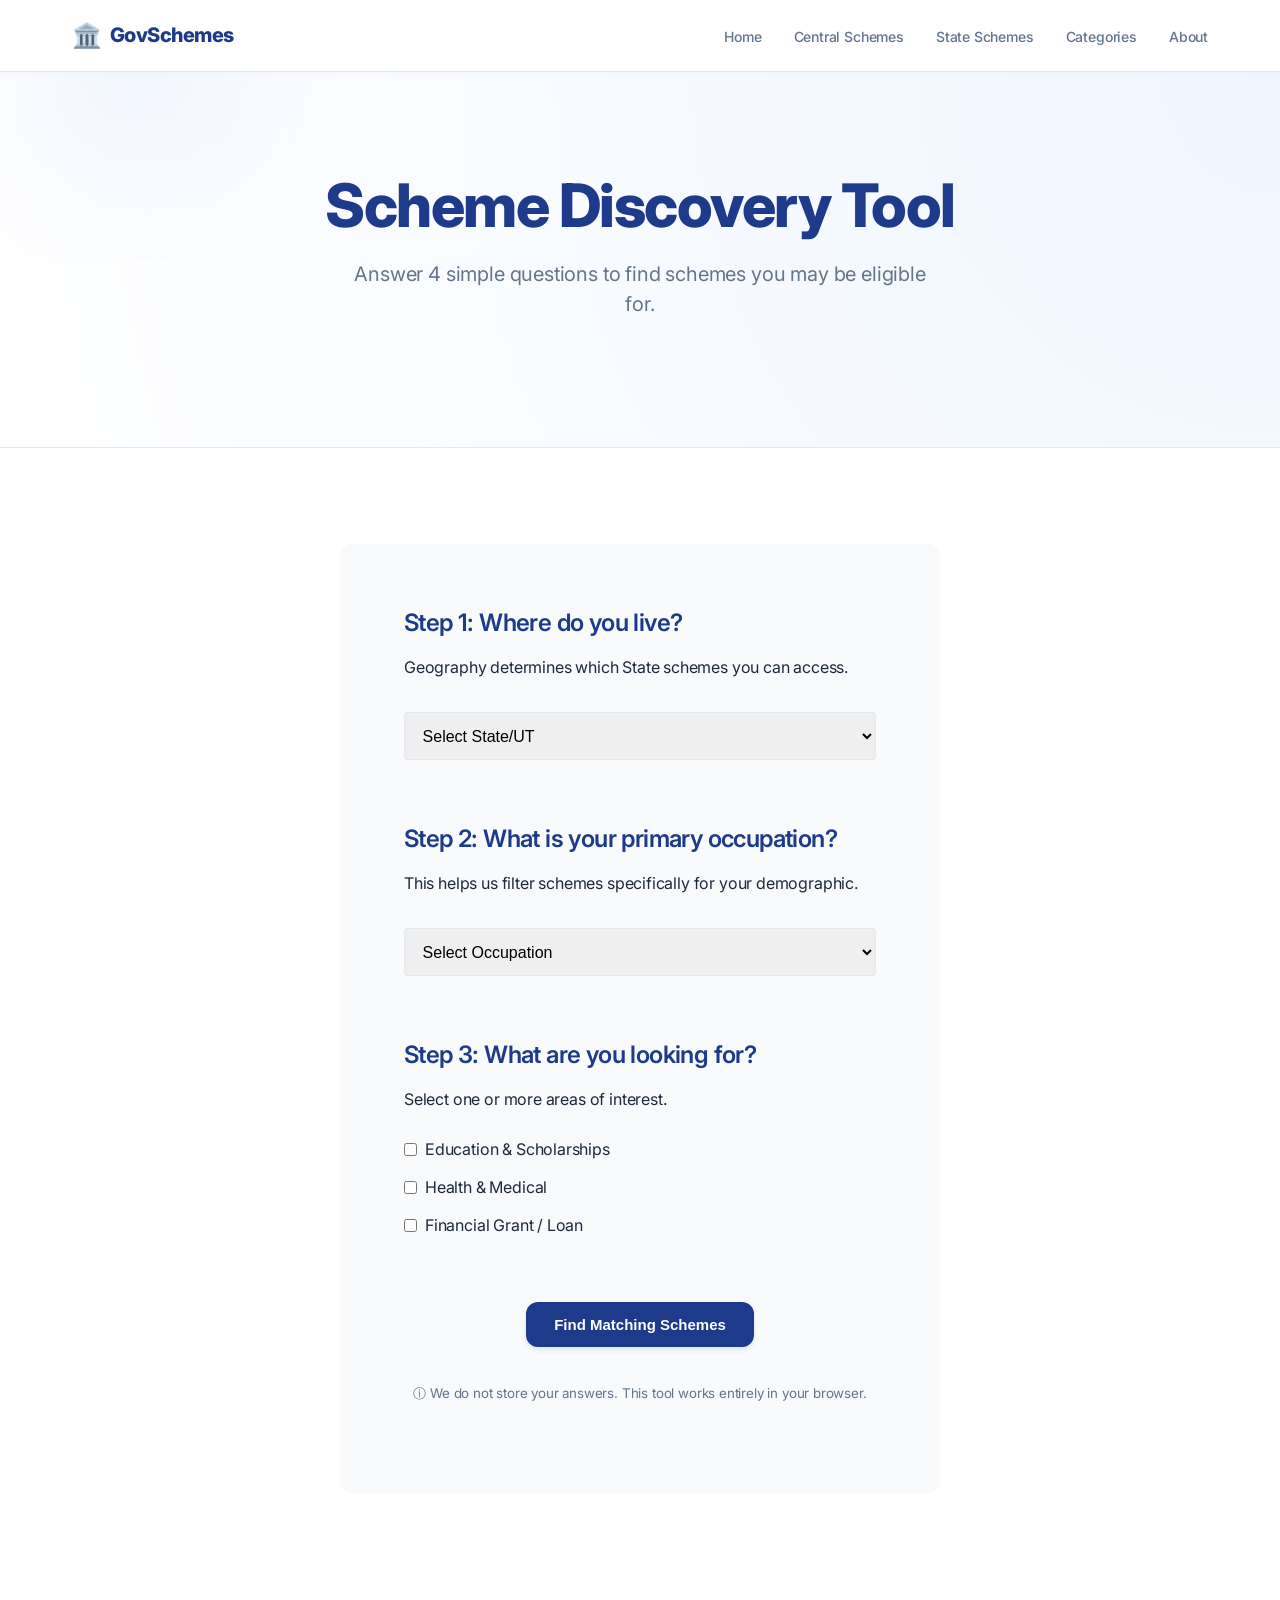
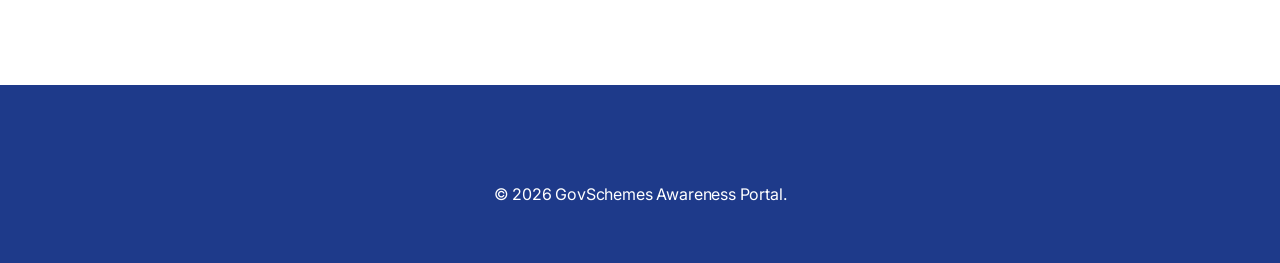
<file: discovery.html>
<!DOCTYPE html>
<html lang="en">

<head>
    <meta charset="UTF-8">
    <meta name="viewport" content="width=device-width, initial-scale=1.0">
    <title>Scheme Discovery | GovSchemes</title>
    <link rel="preconnect" href="https://fonts.googleapis.com">
    <link rel="preconnect" href="https://fonts.gstatic.com" crossorigin>
    <link href="https://fonts.googleapis.com/css2?family=Inter:wght@400;600;700;800&display=swap" rel="stylesheet">
    <link rel="stylesheet" href="css/main.css">
</head>

<body>

    <header class="main-header">
        <div class="container">
            <nav class="nav-bar">
                <a href="index.html" class="logo">GovSchemes</a>
                <ul class="nav-links">
                    <li><a href="index.html">Home</a></li>
                    <li><a href="central-schemes.html">Central Schemes</a></li>
                    <li><a href="state-schemes.html">State Schemes</a></li>
                    <li><a href="categories.html">Categories</a></li>
                    <li><a href="about.html">About</a></li>
                </ul>
            </nav>
        </div>
    </header>

    <main id="main-content">
        <section class="hero-section">
            <div class="container text-center">
                <h1>Scheme Discovery Tool</h1>
                <p class="hero-subtext">Answer 4 simple questions to find schemes you may be eligible for.</p>
            </div>
        </section>

        <section class="section">
            <div class="container">
                <div class="wizard-container academic-readable">
                    <!-- Step 1 -->
                    <div class="wizard-step" id="step1">
                        <h3>Step 1: Where do you live?</h3>
                        <p>Geography determines which State schemes you can access.</p>
                        <select id="stateSelect" class="form-input">
                            <option value="">Select State/UT</option>
                            <option value="andhra">Andhra Pradesh</option>
                            <option value="assam">Assam</option>
                            <option value="bihar">Bihar</option>
                            <option value="delhi">Delhi</option>
                            <option value="gujarat">Gujarat</option>
                            <option value="haryana">Haryana</option>
                            <option value="karnataka">Karnataka</option>
                            <option value="kerala">Kerala</option>
                            <option value="madhya">Madhya Pradesh</option>
                            <option value="maharashtra">Maharashtra</option>
                            <option value="odisha">Odisha</option>
                            <option value="punjab">Punjab</option>
                            <option value="rajasthan">Rajasthan</option>
                            <option value="tamil">Tamil Nadu</option>
                            <option value="telangana">Telangana</option>
                            <option value="up">Uttar Pradesh</option>
                            <option value="west">West Bengal</option>
                        </select>
                    </div>

                    <!-- Step 2 -->
                    <div class="wizard-step" id="step2">
                        <h3>Step 2: What is your primary occupation?</h3>
                        <p>This helps us filter schemes specifically for your demographic.</p>
                        <select id="occSelect" class="form-input">
                            <option value="">Select Occupation</option>
                            <option value="student">Student</option>
                            <option value="farmer">Farmer</option>
                            <option value="worker">Unorganized Worker</option>
                            <option value="entrepreneur">Self-Employed / Entrepreneur</option>
                            <option value="senior">Retired / Senior Citizen</option>
                        </select>
                    </div>

                    <!-- Step 3 -->
                    <div class="wizard-step" id="step3">
                        <h3>Step 3: What are you looking for?</h3>
                        <p>Select one or more areas of interest.</p>
                        <div class="checkbox-group">
                            <label><input type="checkbox" name="need" value="education"> Education &
                                Scholarships</label>
                            <label><input type="checkbox" name="need" value="health"> Health & Medical</label>
                            <label><input type="checkbox" name="need" value="finance"> Financial Grant / Loan</label>
                        </div>
                    </div>

                    <div class="wizard-actions text-center">
                        <button class="btn btn-primary" id="findSchemesBtn">Find Matching Schemes</button>
                    </div>

                    <!-- Privacy Reminder -->
                    <div class="privacy-note text-center">
                        <p><small>ⓘ We do not store your answers. This tool works entirely in your browser.</small></p>
                    </div>
                </div>

                <!-- Results Area (Hidden by default) -->
                <div id="resultsArea" style="display:none; margin-top: 3rem;">
                    <div class="results-header text-center" style="margin-bottom: 2rem;">
                        <h2 id="resultsTitle">Potential Matches</h2>
                        <p id="resultsSubtitle" class="text-muted"></p>
                    </div>
                    <div class="schemes-grid" id="resultsGrid">
                        <!-- JS will inject matches here -->
                    </div>
                </div>
            </div>
        </section>
    </main>

    <footer class="main-footer">
        <div class="container text-center">
            <p>&copy; 2026 GovSchemes Awareness Portal.</p>
        </div>
    </footer>

    <script src="js/discovery.js"></script>
</body>

</html>
</file>
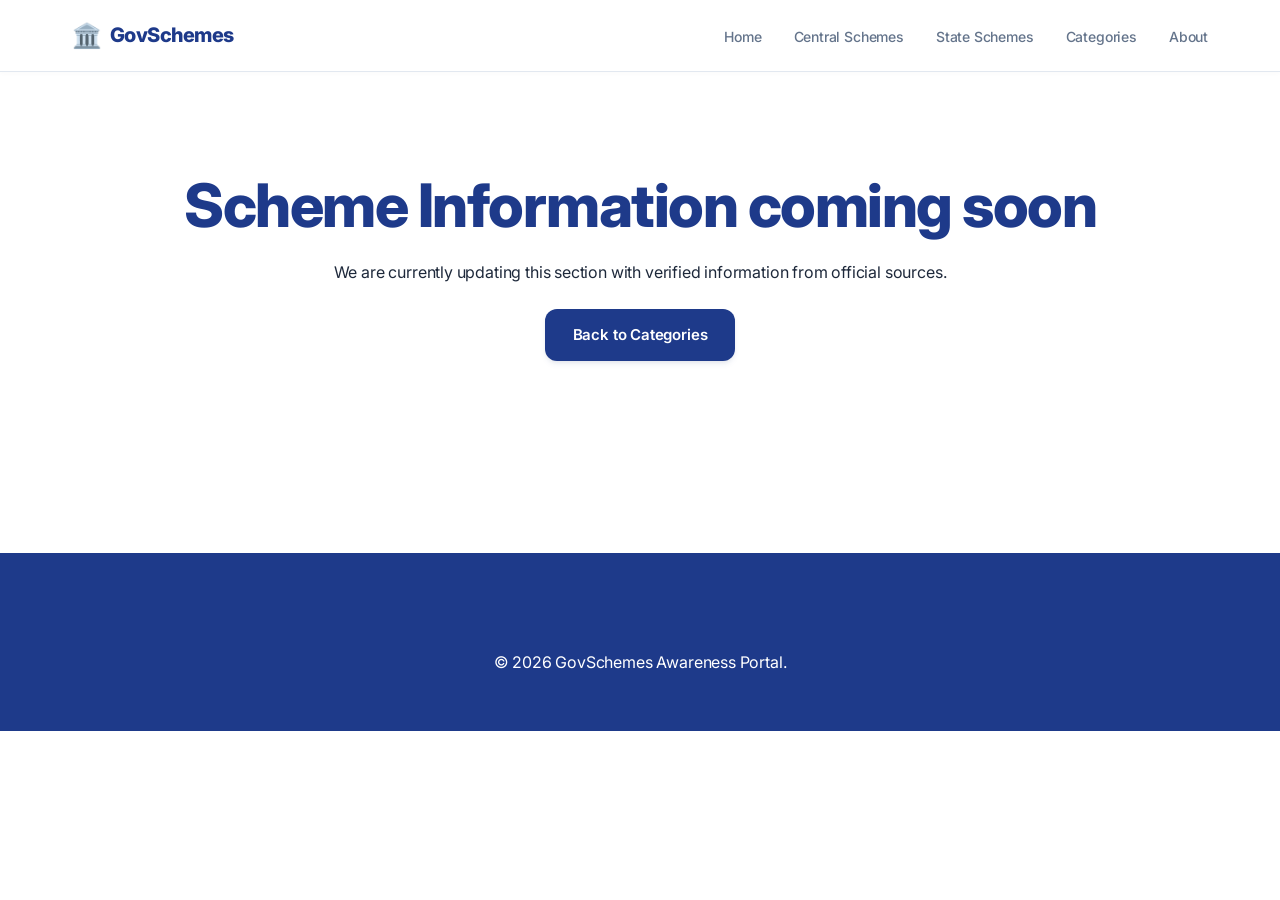
<file: placeholder-detail.html>
<!DOCTYPE html>
<html lang="en">

<head>
    <meta charset="UTF-8">
    <meta name="viewport" content="width=device-width, initial-scale=1.0">
    <title>Scheme Detail | GovSchemes Details</title>
    <link rel="preconnect" href="https://fonts.googleapis.com">
    <link rel="preconnect" href="https://fonts.gstatic.com" crossorigin>
    <link href="https://fonts.googleapis.com/css2?family=Inter:wght@400;600;700;800&display=swap" rel="stylesheet">
    <link rel="stylesheet" href="css/main.css">
</head>

<body>
    <header class="main-header">
        <div class="container">
            <nav class="nav-bar">
                <a href="index.html" class="logo">GovSchemes</a>
                <ul class="nav-links">
                    <li><a href="index.html">Home</a></li>
                    <li><a href="central-schemes.html">Central Schemes</a></li>
                    <li><a href="state-schemes.html">State Schemes</a></li>
                    <li><a href="categories.html">Categories</a></li>
                    <li><a href="about.html">About</a></li>
                </ul>
            </nav>
        </div>
    </header>

    <main id="main-content">
        <section class="section text-center">
            <div class="container">
                <h1>Scheme Information coming soon</h1>
                <p>We are currently updating this section with verified information from official sources.</p>
                <a href="categories.html" class="btn btn-primary">Back to Categories</a>
            </div>
        </section>
    </main>

    <footer class="main-footer">
        <div class="container text-center">
            <p>&copy; 2026 GovSchemes Awareness Portal.</p>
        </div>
    </footer>
</body>

</html>
</file>
<file: css/main.css>
/* 
  GOVERNMENT SCHEMES AWARENESS PORTAL
  Main CSS - Design System & Global Styles
  Principles: Accessibility, Clarity, Neutrality
*/

:root {
    /* Color Palette - Modern Institutional */
    --color-primary: #1e3a8a;
    /* Indigo 900 - Authoritative */
    --color-primary-light: #2563eb;
    /* Blue 600 */
    --color-secondary: #0369a1;
    /* Sky 700 - Trust */
    --color-secondary-light: #0ea5e9;
    /* Sky 500 */
    --color-accent: #d97706;
    /* Amber 600 - Action */
    --color-accent-light: #f59e0b;
    /* Amber 500 */

    /* Backgrounds & Interaction */
    --color-bg-primary: #ffffff;
    --color-bg-secondary: #f8fafc;
    --color-bg-tertiary: #f0f9ff;
    /* Very Light Blue */
    --color-text-main: #1e293b;
    /* Slate 800 */
    --color-text-muted: #64748b;
    /* Slate 500 */
    --color-border: #e2e8f0;
    --color-shadow: rgba(30, 58, 138, 0.08);
    /* Indigo-tinted shadow */

    /* Typography */
    --font-main: 'Inter', system-ui, -apple-system, sans-serif;
    --line-height-base: 1.625;
    --line-height-tight: 1.25;

    /* Spacing & Layout */
    --spacing-xs: 0.5rem;
    --spacing-sm: 1rem;
    --spacing-md: 2rem;
    --spacing-lg: 4rem;
    --spacing-xl: 6rem;
    --max-width: 1200px;
    /* Slightly wider */
    --border-radius: 12px;
    /* Smoother corners */
}

/* Global Reset & Base Styles */
* {
    box-sizing: border-box;
    margin: 0;
    padding: 0;
}

html {
    font-size: 16px;
    scroll-behavior: smooth;
}

body {
    font-family: var(--font-main);
    color: var(--color-text-main);
    background-color: var(--color-bg-primary);
    line-height: var(--line-height-base);
    -webkit-font-smoothing: antialiased;
    letter-spacing: -0.011em;
}

/* Typography Scale */
h1,
h2,
h3,
h4 {
    color: var(--color-primary);
    line-height: var(--line-height-tight);
    margin-bottom: var(--spacing-sm);
    letter-spacing: -0.025em;
}

h1 {
    font-size: clamp(2.5rem, 6vw, 3.75rem);
    font-weight: 800;
}

h2 {
    font-size: clamp(1.75rem, 5vw, 2.5rem);
    font-weight: 700;
}

h3 {
    font-size: 1.5rem;
    font-weight: 600;
}

p {
    margin-bottom: 1.5rem;
}

/* Interactive Elements */
a {
    color: var(--color-secondary);
    text-decoration: none;
    transition: all 0.2s cubic-bezier(0.4, 0, 0.2, 1);
}

a:hover {
    color: var(--color-secondary-light);
}

/* Accessibility Focus */
:focus-visible {
    outline: 3px solid var(--color-accent);
    outline-offset: 4px;
}

/* Global Layout Containers */
.container {
    max-width: var(--max-width);
    margin: 0 auto;
    padding: 0 var(--spacing-md);
}

.section {
    padding: var(--spacing-xl) 0;
}

/* Buttons & Interactive Elements */
.btn {
    display: inline-flex;
    align-items: center;
    justify-content: center;
    padding: 0.875rem 1.75rem;
    font-weight: 600;
    text-decoration: none;
    border-radius: var(--border-radius);
    transition: all 0.2s cubic-bezier(0.4, 0, 0.2, 1);
    cursor: pointer;
    border: none;
    font-size: 0.9375rem;
    box-shadow: 0 1px 2px var(--color-shadow);
}

.btn-primary {
    background-color: var(--color-primary);
    color: white;
    box-shadow: 0 4px 6px -1px var(--color-shadow), 0 2px 4px -1px rgba(0, 0, 0, 0.06);
}

.btn-primary:hover {
    background-color: var(--color-primary-light);
    transform: translateY(-2px);
    box-shadow: 0 10px 15px -3px var(--color-shadow);
}

.btn-secondary {
    background-color: var(--color-secondary);
    color: white;
}

.btn-secondary:hover {
    background-color: var(--color-secondary-light);
    transform: translateY(-1px);
}

.btn-outline {
    border: 1px solid var(--color-border);
    color: var(--color-text-main);
    background: white;
}

.btn-outline:hover {
    background: var(--color-bg-secondary);
    border-color: var(--color-text-muted);
}

/* Header & Navigation */
.main-header {
    background-color: var(--color-bg-primary);
    border-bottom: 1px solid var(--color-border);
    position: sticky;
    top: 0;
    z-index: 1000;
    padding: 0.75rem 0;
}

/* Page Components */
.bg-alt {
    background-color: var(--color-bg-secondary);
}

.bg-premium {
    background: linear-gradient(135deg, var(--color-primary) 0%, var(--color-secondary) 100%);
    color: white;
}

.split-grid {
    display: grid;
    grid-template-columns: 1fr 1fr;
    gap: var(--spacing-md);
}

.card {
    background: white;
    padding: var(--spacing-md);
    border: 1px solid var(--color-border);
    border-radius: var(--border-radius);
    transition: all 0.3s cubic-bezier(0.4, 0, 0.2, 1);
    box-shadow: 0 1px 3px 0 var(--color-shadow), 0 1px 2px 0 rgba(0, 0, 0, 0.06);
}

.card:hover {
    transform: translateY(-6px);
    box-shadow: 0 20px 25px -5px var(--color-shadow), 0 10px 10px -5px rgba(0, 0, 0, 0.04);
    border-color: var(--color-secondary-light);
}

/* Category Grid */
.category-grid {
    display: grid;
    grid-template-columns: repeat(auto-fit, minmax(180px, 1fr));
    gap: var(--spacing-md);
    margin-top: var(--spacing-md);
}

.category-item {
    background: white;
    padding: var(--spacing-md);
    text-align: center;
    text-decoration: none;
    border: 1px solid var(--color-border);
    border-radius: var(--border-radius);
    transition: all 0.3s cubic-bezier(0.4, 0, 0.2, 1);
    box-shadow: 0 4px 6px -1px var(--color-shadow);
    display: flex;
    flex-direction: column;
    align-items: center;
    justify-content: center;
    gap: 0.5rem;
}

.category-item .icon {
    font-size: 2.5rem;
    transition: transform 0.3s ease;
}

.category-item h3 {
    font-size: 1.1rem;
    margin: 0;
    color: var(--color-primary);
}

.category-item:hover {
    border-color: var(--color-secondary);
    background-color: var(--color-bg-tertiary);
    transform: translateY(-8px);
    box-shadow: 0 20px 25px -5px var(--color-shadow);
}

.category-item:hover .icon {
    transform: scale(1.2);
}

/* Target Grid */
.target-grid {
    display: grid;
    grid-template-columns: repeat(auto-fit, minmax(220px, 1fr));
    gap: var(--spacing-md);
}

.target-card {
    background: linear-gradient(135deg, var(--color-primary) 0%, var(--color-secondary) 100%);
    color: white;
    padding: var(--spacing-md);
    text-align: center;
    text-decoration: none;
    border-radius: var(--border-radius);
    font-size: 1rem;
    transition: all 0.3s cubic-bezier(0.4, 0, 0.2, 1);
    box-shadow: 0 4px 6px -1px var(--color-shadow);
}

.target-card:hover {
    transform: translateY(-4px);
    box-shadow: 0 20px 25px -5px var(--color-shadow);
    filter: brightness(1.1);
}

.target-card strong {
    display: block;
    font-size: 1.25rem;
    margin-top: 0.25rem;
}

/* Schemes Mini Cards */
.schemes-list {
    display: grid;
    grid-template-columns: repeat(auto-fit, minmax(300px, 1fr));
    gap: var(--spacing-md);
    margin-top: var(--spacing-md);
}

.scheme-card-mini {
    background: white;
    padding: var(--spacing-md);
    border: 1px solid var(--color-border);
    border-radius: var(--border-radius);
    position: relative;
    padding-top: var(--spacing-lg);
    transition: all 0.3s ease;
    box-shadow: 0 1px 3px var(--color-shadow);
}

.scheme-card-mini:hover {
    border-color: var(--color-primary);
    transform: translateX(4px);
    box-shadow: 4px 4px 20px var(--color-shadow);
}

.scheme-badge {
    position: absolute;
    top: 1rem;
    left: 1rem;
    background: var(--color-bg-tertiary);
    color: var(--color-primary);
    font-size: 0.75rem;
    font-weight: 700;
    padding: 0.25rem 0.5rem;
    border-radius: 2px;
    text-transform: uppercase;
}

.link-more {
    font-weight: 700;
    font-size: 0.9rem;
    color: var(--color-secondary);
}

.link-more:hover {
    color: var(--color-secondary-light);
    text-decoration: underline;
}

/* Disclaimer Center Box */
.disclaimer-center-box {
    max-width: 700px;
    margin: 0 auto;
    padding: var(--spacing-lg);
    background: white;
    border: 1px solid var(--color-border);
    border-radius: 12px;
    box-shadow: 0 20px 25px -5px rgba(0, 0, 0, 0.1), 0 10px 10px -5px rgba(0, 0, 0, 0.04);
}

.impact-grid {
    display: grid;
    grid-template-columns: repeat(auto-fit, minmax(200px, 1fr));
    gap: var(--spacing-md);
    text-align: center;
}

.impact-item h2 {
    font-size: 3.5rem;
    margin-bottom: 0;
    background: linear-gradient(to bottom, var(--color-primary) 0%, var(--color-secondary) 100%);
    -webkit-background-clip: text;
    background-clip: text;
    -webkit-text-fill-color: transparent;
    font-weight: 800;
}

.impact-item p {
    font-weight: 600;
    color: var(--color-text-muted);
}

.alert-notice {
    background-color: #fefce8;
    border: 1px solid #fef08a;
    padding: var(--spacing-md);
    border-radius: 8px;
    display: flex;
    gap: var(--spacing-sm);
    align-items: flex-start;
    margin: var(--spacing-md) 0;
}

.alert-notice .icon {
    font-size: 1.5rem;
}

/* Hub Page Content */
.filter-controls {
    margin-bottom: var(--spacing-md);
}

.search-input {
    width: 100%;
    padding: 1rem;
    border: 2px solid var(--color-border);
    border-radius: var(--border-radius);
    font-size: 1.1rem;
    font-family: var(--font-main);
}

.search-input:focus {
    border-color: var(--color-primary);
    outline: none;
}

.schemes-grid {
    display: grid;
    grid-template-columns: repeat(auto-fit, minmax(350px, 1fr));
    gap: var(--spacing-md);
}

.scheme-card {
    background: white;
    border: 1px solid var(--color-border);
    border-radius: 8px;
    padding: var(--spacing-md);
    display: flex;
    flex-direction: column;
}

.card-header {
    margin-bottom: var(--spacing-sm);
}

.category-tag {
    display: inline-block;
    background: var(--color-bg-tertiary);
    color: var(--color-primary);
    font-size: 0.75rem;
    font-weight: 700;
    padding: 0.25rem 0.5rem;
    border-radius: 4px;
    margin-bottom: 0.5rem;
    text-transform: uppercase;
}

.quick-eligibility {
    list-style: none;
    background: var(--color-bg-secondary);
    padding: var(--spacing-sm);
    border-radius: 4px;
    margin: var(--spacing-sm) 0 var(--spacing-md);
    font-size: 0.9rem;
}

.quick-eligibility li {
    margin-bottom: 0.25rem;
}

.card-footer {
    margin-top: auto;
    display: flex;
    gap: var(--spacing-sm);
}

.btn-sm {
    padding: 0.5rem 1rem;
    font-size: 0.85rem;
}

/* Readable Content Wrapper */
.content-readable {
    max-width: 800px;
    margin: 0 auto;
}

.info-grid {
    display: grid;
    grid-template-columns: repeat(auto-fit, minmax(280px, 1fr));
    gap: var(--spacing-md);
}

/* State Selection List */
.state-grid-select {
    display: grid;
    grid-template-columns: repeat(auto-fit, minmax(250px, 1fr));
    gap: var(--spacing-lg);
    margin-top: var(--spacing-md);
}

.state-group h3 {
    border-bottom: 2px solid var(--color-primary);
    padding-bottom: 0.5rem;
    margin-bottom: 1rem;
}

.state-group ul {
    list-style: none;
}

.state-group li {
    margin-bottom: 0.75rem;
}

.state-group a {
    font-size: 1.1rem;
    color: var(--color-text-main);
    display: block;
    padding: 0.5rem 1rem;
    border-radius: var(--border-radius);
    transition: all 0.3s ease;
}

.state-group a:hover {
    background-color: var(--color-bg-tertiary);
    color: var(--color-primary);
    transform: translateX(8px);
}

/* Category Detailed Blocks */
.category-grid-large {
    display: grid;
    grid-template-columns: repeat(auto-fit, minmax(450px, 1fr));
    gap: var(--spacing-lg);
}

.category-block {
    background: white;
    border: 1px solid var(--color-border);
    padding: var(--spacing-md);
    border-radius: var(--border-radius);
    border-top: 5px solid var(--color-primary);
    box-shadow: 0 10px 15px -3px var(--color-shadow);
    transition: transform 0.3s ease;
}

.category-block:hover {
    transform: translateY(-5px);
    box-shadow: 0 20px 25px -5px var(--color-shadow);
}

.block-header {
    display: flex;
    align-items: center;
    gap: var(--spacing-sm);
    margin-bottom: var(--spacing-sm);
}

.block-header .icon {
    font-size: 2rem;
}

.block-header h2 {
    margin: 0;
    font-size: 1.5rem;
}

.scheme-mini-list {
    list-style: none;
    margin: var(--spacing-md) 0;
    padding-left: 0;
}

.scheme-mini-list li {
    padding: 0.75rem 0;
    border-bottom: 1px solid var(--color-bg-secondary);
}

.scheme-mini-list a {
    font-weight: 600;
    color: var(--color-text-main);
}

.scheme-mini-list a:hover {
    color: var(--color-primary);
    text-decoration: underline;
}

/* Response for small screens */
@media (max-width: 600px) {
    .category-grid-large {
        grid-template-columns: 1fr;
    }
}

/* Wizard Styles */
.wizard-container {
    max-width: 600px;
    margin: 0 auto;
    background: var(--color-bg-secondary);
    padding: var(--spacing-lg);
    border-radius: 12px;
}

.wizard-step {
    margin-bottom: var(--spacing-lg);
}

.form-input {
    width: 100%;
    padding: 0.85rem;
    border: 1px solid var(--color-border);
    border-radius: 4px;
    font-size: 1rem;
    margin-top: 0.5rem;
}

.checkbox-group {
    display: flex;
    flex-direction: column;
    gap: 0.75rem;
    margin-top: 0.5rem;
}

.checkbox-group label {
    display: flex;
    align-items: center;
    gap: 0.5rem;
    cursor: pointer;
}

.privacy-note {
    margin-top: var(--spacing-md);
    color: var(--color-text-muted);
}

/* Detail Page Layout */
.detail-header {
    padding: var(--spacing-lg) 0;
    margin-bottom: var(--spacing-lg);
    border-bottom: 1px solid var(--color-border);
}

.meta-tags {
    display: flex;
    gap: 0.5rem;
    margin-top: 1rem;
}

.tag {
    background: var(--color-bg-tertiary);
    padding: 0.35rem 1rem;
    border-radius: 99px;
    font-size: 0.85rem;
    border: 1px solid var(--color-secondary-light);
    color: var(--color-secondary);
    font-weight: 500;
}

.detail-layout {
    display: grid;
    grid-template-columns: 2fr 1fr;
    gap: var(--spacing-lg);
}

.detail-section {
    margin-bottom: var(--spacing-lg);
}

.eligibility-box {
    background: var(--color-bg-tertiary);
    padding: var(--spacing-md);
    border-radius: 8px;
}

.eligibility-box ul,
.checklist {
    list-style: none;
}

.checklist li::before {
    content: "✓ ";
    color: var(--color-secondary);
    font-weight: bold;
}

.checklist li {
    padding: 0.5rem 0;
    border-bottom: 1px solid var(--color-bg-secondary);
}

/* Sidebar */
.action-card {
    background: var(--color-primary);
    color: white;
    padding: var(--spacing-md);
    border-radius: 8px;
    position: sticky;
    top: 100px;
}

.action-card h3 {
    color: white;
}

.btn-full {
    width: 100%;
    margin: 1rem 0;
}

.source-hint {
    font-size: 0.8rem;
    opacity: 0.8;
    text-align: center;
}

.verification-badge {
    margin-top: 1rem;
    font-size: 0.85rem;
    color: var(--color-text-muted);
    text-align: right;
}

.disclaimer-note {
    margin-top: var(--spacing-md);
    padding: 1rem;
    background: #fff3e0;
    border-radius: 4px;
}

@media (max-width: 800px) {
    .detail-layout {
        grid-template-columns: 1fr;
    }

    .action-card {
        position: static;
    }
}

/* Utility Classes */
.text-center {
    text-align: center;
}

.sr-only {
    position: absolute;
    width: 1px;
    height: 1px;
    padding: 0;
    margin: -1px;
    overflow: hidden;
    clip: rect(0, 0, 0, 0);
    border: 0;
}

/* Header & Navigation */
.main-header {
    background-color: rgba(255, 255, 255, 0.9);
    backdrop-filter: blur(12px);
    border-bottom: 1px solid var(--color-border);
    position: sticky;
    top: 0;
    z-index: 1000;
    padding: 1rem 0;
    box-shadow: 0 2px 4px rgba(0, 0, 0, 0.02);
}

.nav-bar {
    display: flex;
    justify-content: space-between;
    align-items: center;
}

.logo {
    text-decoration: none;
    font-size: 1.25rem;
    font-weight: 800;
    color: var(--color-primary);
    letter-spacing: -0.025em;
    display: flex;
    align-items: center;
    gap: 0.5rem;
}

.logo::before {
    content: "🏛️";
    font-size: 1.5rem;
}

.nav-links {
    display: flex;
    list-style: none;
    gap: var(--spacing-md);
}

.nav-links a {
    text-decoration: none;
    color: var(--color-text-muted);
    font-weight: 500;
    font-size: 0.875rem;
    transition: all 0.2s cubic-bezier(0.4, 0, 0.2, 1);
}

.nav-links a:hover,
.nav-links a.active {
    color: var(--color-primary);
}

.nav-links a.active {
    font-weight: 600;
}

@media (max-width: 768px) {
    .nav-links {
        display: none;
        /* In a real project, we'd add a mobile menu here */
    }
}

/* Hero Section */
.hero-section {
    background: radial-gradient(circle at top right, #eff6ff 0%, #ffffff 100%);
    padding: var(--spacing-xl) 0;
    border-bottom: 1px solid var(--color-border);
    position: relative;
    overflow: hidden;
}

.hero-section::before {
    content: "";
    position: absolute;
    top: -50%;
    left: -10%;
    width: 40%;
    height: 100%;
    background: radial-gradient(circle, rgba(37, 99, 235, 0.05) 0%, transparent 70%);
    z-index: 0;
}

.hero-subtext {
    font-size: 1.25rem;
    color: var(--color-text-muted);
    max-width: 600px;
    margin: 0 auto var(--spacing-md);
    line-height: 1.5;
}

.hero-actions {
    display: flex;
    gap: var(--spacing-sm);
    justify-content: center;
    flex-wrap: wrap;
}

/* Disclaimer Banner */
.disclaimer-banner {
    background-color: #fffbeb;
    border-left: 4px solid var(--color-accent);
    padding: var(--spacing-sm);
    margin: var(--spacing-md) 0;
    font-size: 0.875rem;
    color: #92400e;
    border-radius: 4px;
}

/* Footer Styles */
.main-footer {
    background-color: var(--color-primary);
    color: white;
    padding: var(--spacing-xl) 0 var(--spacing-md);
    margin-top: var(--spacing-xl);
}

.main-footer h3,
.main-footer h4 {
    color: white;
    margin-bottom: var(--spacing-sm);
}

.footer-grid {
    display: grid;
    grid-template-columns: 1.5fr 1fr 1fr;
    gap: var(--spacing-lg);
    margin-bottom: var(--spacing-xl);
}

.footer-links ul,
.footer-external ul {
    list-style: none;
}

.footer-links a,
.footer-external a {
    color: #cbd5e1;
    /* Slate 300 */
    text-decoration: none;
    font-size: 0.875rem;
    transition: all 0.2s;
    line-height: 2.5;
    display: inline-block;
}

.footer-links a:hover,
.footer-external a:hover {
    color: var(--color-accent-light);
    transform: translateX(4px);
}

.footer-bottom {
    border-top: 1px solid rgba(255, 255, 255, 0.1);
    padding-top: var(--spacing-md);
    font-size: 0.75rem;
    color: #94a3b8;
}

@media (max-width: 768px) {
    .footer-grid {
        grid-template-columns: 1fr;
        gap: var(--spacing-md);
    }
}
</file>
